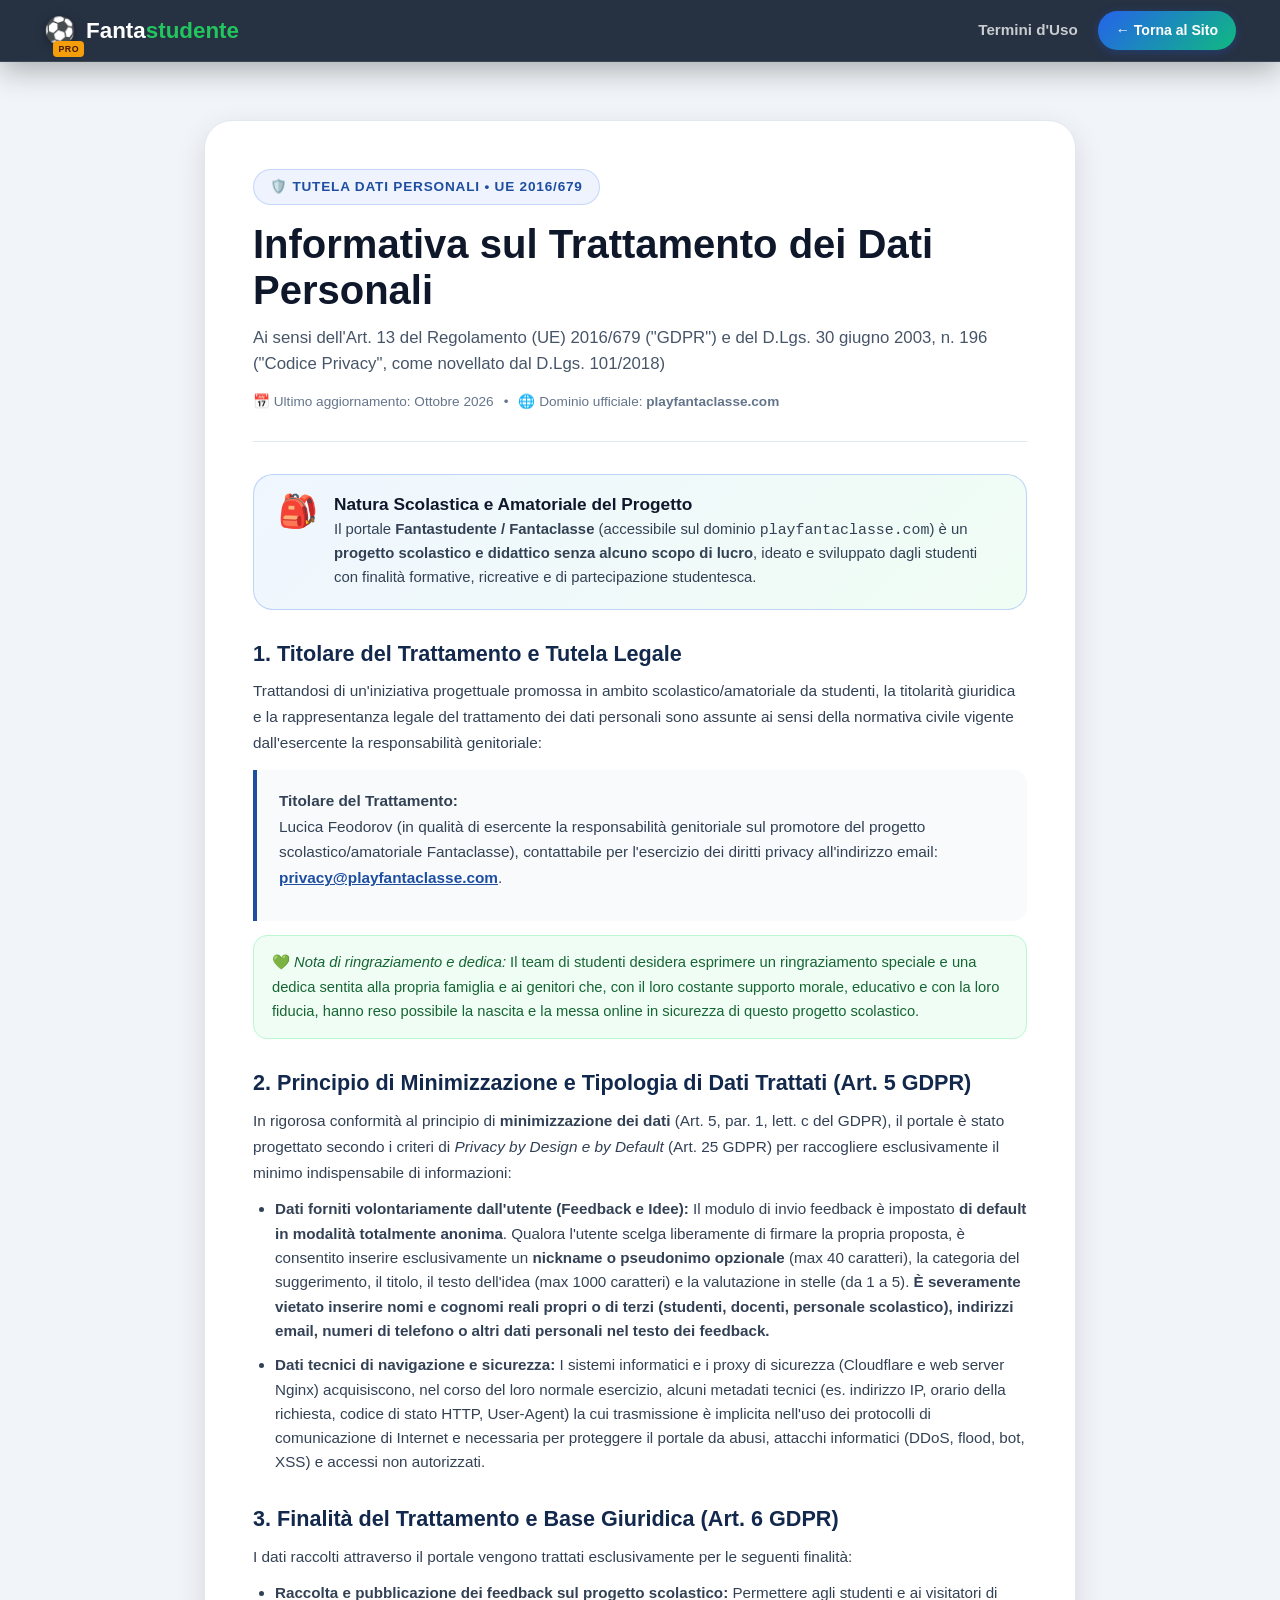
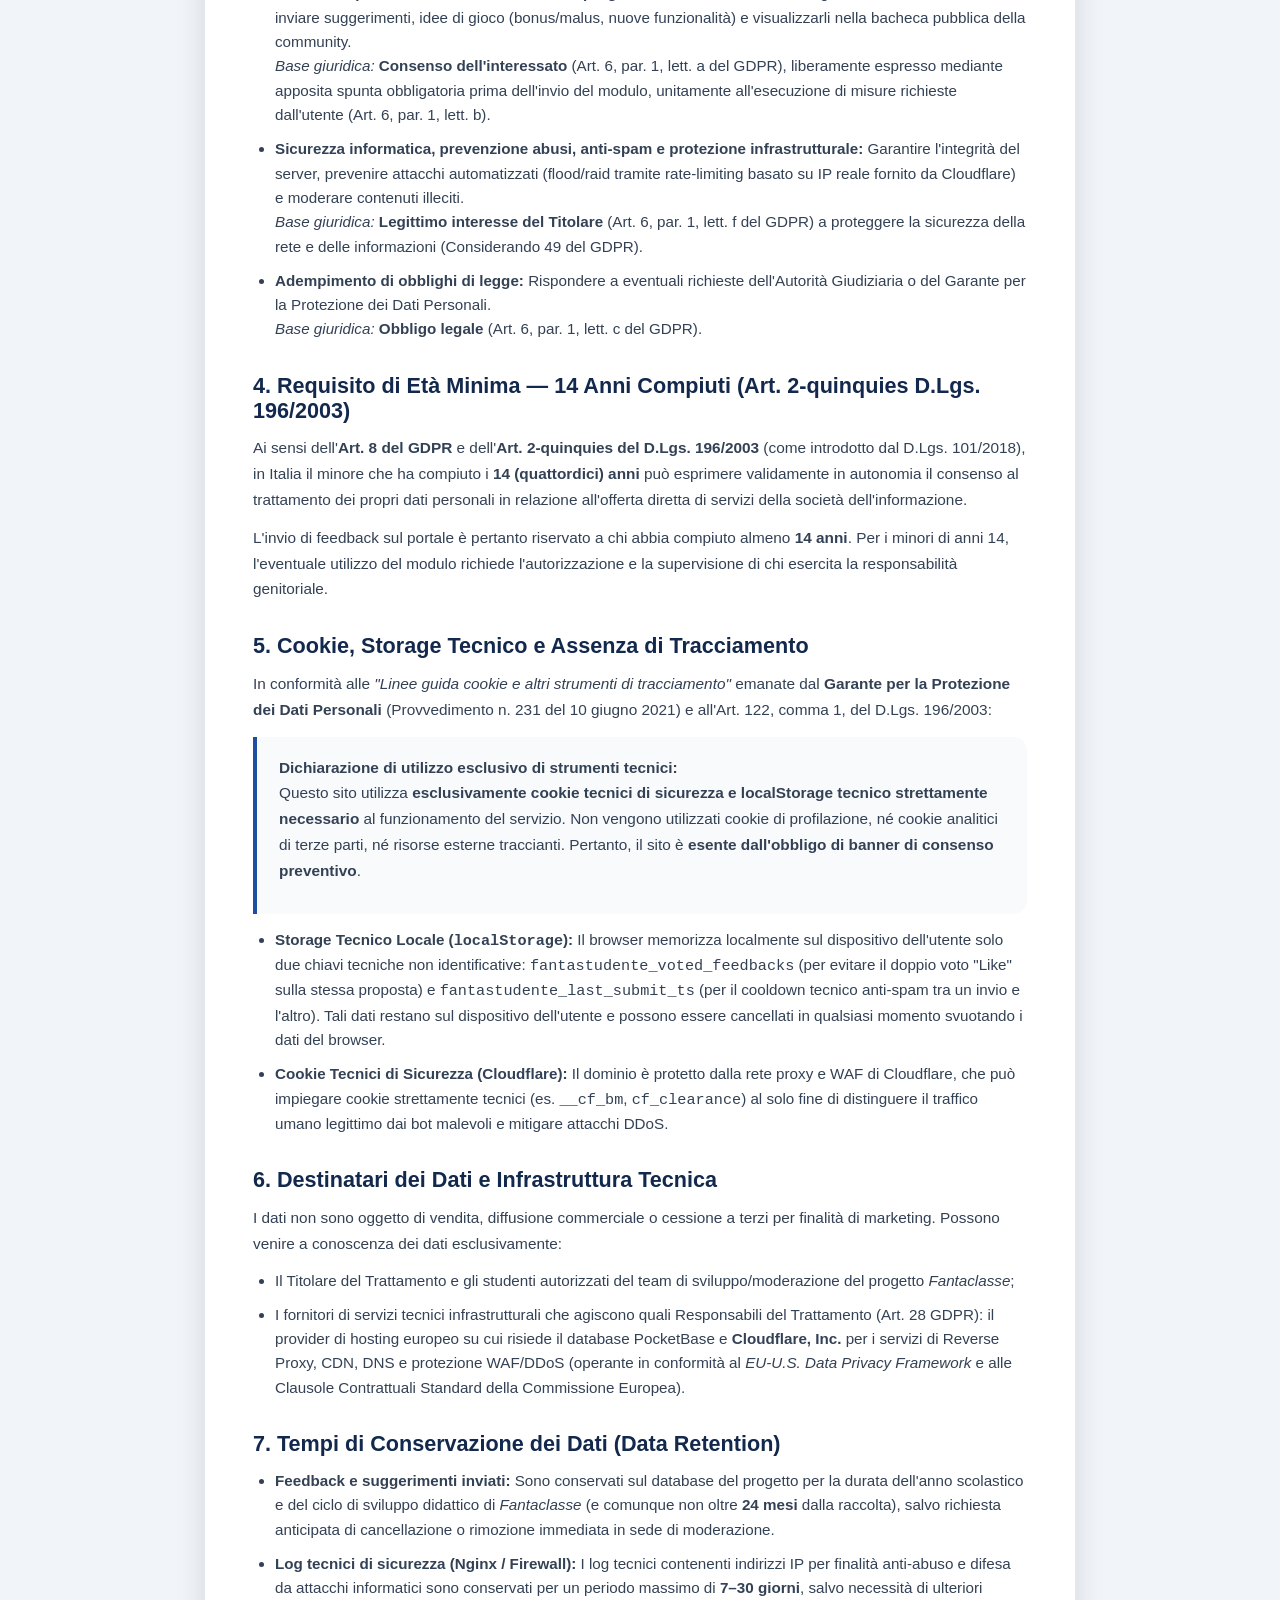
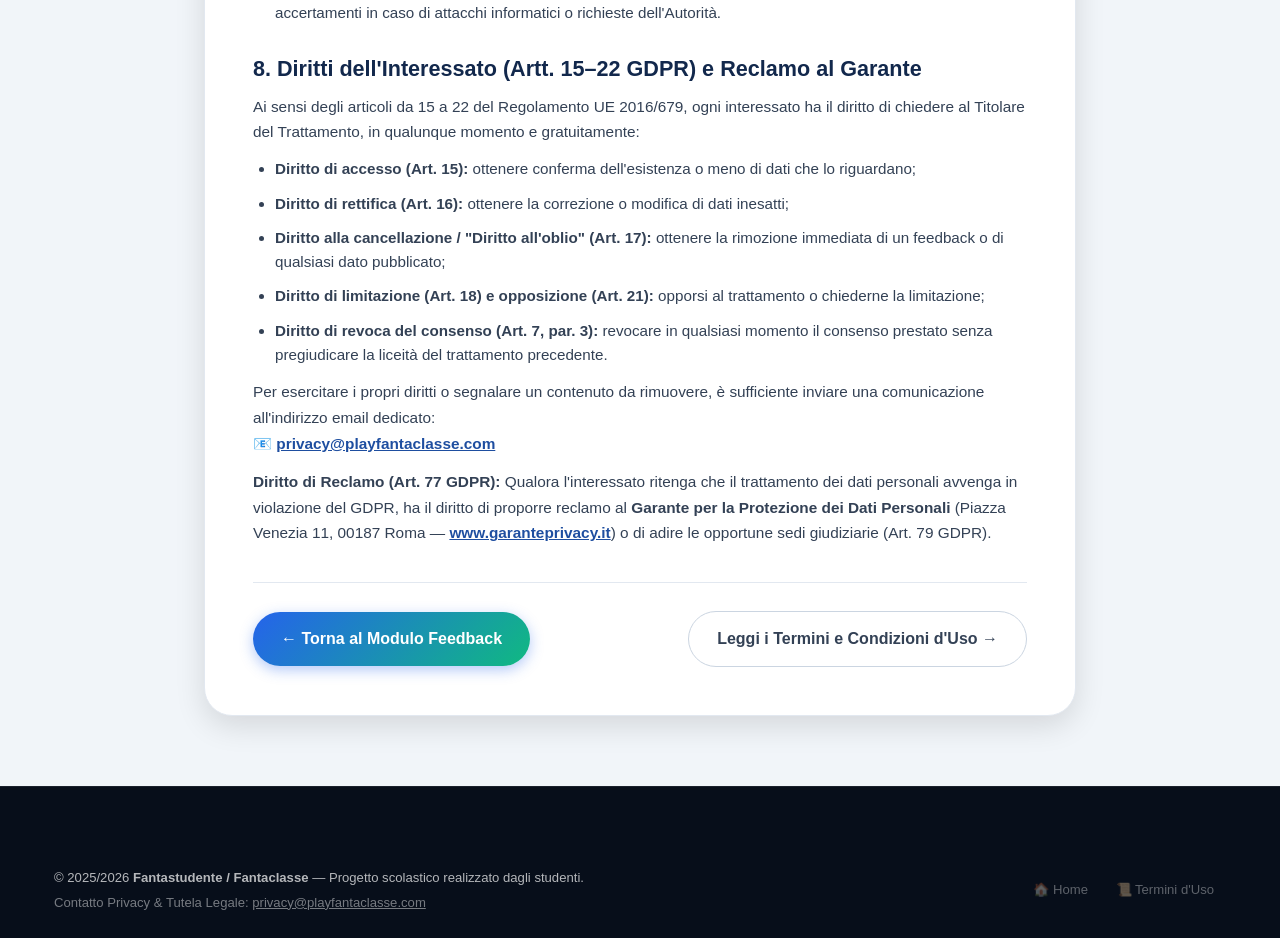
<file: sito/privacy.html>
<!DOCTYPE html>
<html lang="it">

<head>
    <meta charset="UTF-8" />
    <meta name="viewport" content="width=device-width, initial-scale=1.0" />
    <title>Informativa Privacy & Cookie (Art. 13 GDPR) — Fantastudente / Fantaclasse</title>
    <meta name="description"
        content="Informativa sul trattamento dei dati personali ai sensi dell'Art. 13 del Regolamento UE 2016/679 (GDPR) e del D.Lgs. 196/2003 per il progetto scolastico Fantastudente / Fantaclasse." />
    <meta name="theme-color" content="#0a1628" />
    <meta name="robots" content="noindex, follow" />
    <link rel="stylesheet" href="style.css?v=2.3" />
</head>

<body class="legal-page-body">

    <!-- ====== NAVBAR SEMPLIFICATA ====== -->
    <header class="navbar-wrapper">
        <nav class="navbar scrolled" id="navbar">
            <div class="nav-container">
                <a href="index.html" class="nav-logo" aria-label="Torna alla Home di Fantastudente">
                    <span class="logo-icon-wrap">
                        <span class="logo-icon">⚽</span>
                        <span class="logo-badge">PRO</span>
                    </span>
                    <span class="logo-text">Fanta<span class="logo-accent">studente</span></span>
                </a>

                <div class="nav-right">
                    <a href="termini.html" class="nav-link">Termini d'Uso</a>
                    <a href="index.html#feedback" class="btn-nav-cta">← Torna al Sito</a>
                </div>
            </div>
        </nav>
    </header>

    <main class="legal-main">
        <div class="container legal-container">
            <div class="legal-card">
                <div class="legal-header">
                    <span class="section-badge">🛡️ Tutela Dati Personali • UE 2016/679</span>
                    <h1>Informativa sul Trattamento dei Dati Personali</h1>
                    <p class="legal-subtitle">
                        Ai sensi dell'Art. 13 del Regolamento (UE) 2016/679 ("GDPR") e del D.Lgs. 30 giugno 2003, n. 196
                        ("Codice Privacy", come novellato dal D.Lgs. 101/2018)
                    </p>
                    <div class="legal-meta">
                        <span>📅 Ultimo aggiornamento: Ottobre 2026</span>
                        <span>•</span>
                        <span>🌐 Dominio ufficiale: <strong>playfantaclasse.com</strong></span>
                    </div>
                </div>

                <div class="legal-alert-box">
                    <div class="legal-alert-icon">🎒</div>
                    <div>
                        <h4>Natura Scolastica e Amatoriale del Progetto</h4>
                        <p>
                            Il portale <strong>Fantastudente / Fantaclasse</strong> (accessibile sul dominio
                            <code>playfantaclasse.com</code>) è un <strong>progetto scolastico e didattico senza alcuno
                            scopo di lucro</strong>, ideato e sviluppato dagli studenti con finalità formative,
                            ricreative e di partecipazione studentesca.
                        </p>
                    </div>
                </div>

                <section class="legal-section">
                    <h2>1. Titolare del Trattamento e Tutela Legale</h2>
                    <p>
                        Trattandosi di un'iniziativa progettuale promossa in ambito scolastico/amatoriale da studenti,
                        la titolarità giuridica e la rappresentanza legale del trattamento dei dati personali sono
                        assunte ai sensi della normativa civile vigente dall'esercente la responsabilità genitoriale:
                    </p>
                    <div class="legal-highlight-box">
                        <p>
                            <strong>Titolare del Trattamento:</strong><br />
                            Lucica Feodorov (in qualità di esercente la responsabilità genitoriale sul promotore del
                            progetto scolastico/amatoriale Fantaclasse), contattabile per l'esercizio dei diritti
                            privacy all'indirizzo email:
                            <a href="mailto:privacy@playfantaclasse.com" class="legal-link">privacy@playfantaclasse.com</a>.
                        </p>
                    </div>
                    <p class="legal-dedication">
                        💚 <em>Nota di ringraziamento e dedica:</em> Il team di studenti desidera esprimere un
                        ringraziamento speciale e una dedica sentita alla propria famiglia e ai genitori che, con il
                        loro costante supporto morale, educativo e con la loro fiducia, hanno reso possibile la nascita
                        e la messa online in sicurezza di questo progetto scolastico.
                    </p>
                </section>

                <section class="legal-section">
                    <h2>2. Principio di Minimizzazione e Tipologia di Dati Trattati (Art. 5 GDPR)</h2>
                    <p>
                        In rigorosa conformità al principio di <strong>minimizzazione dei dati</strong> (Art. 5, par. 1,
                        lett. c del GDPR), il portale è stato progettato secondo i criteri di <em>Privacy by Design e
                        by Default</em> (Art. 25 GDPR) per raccogliere esclusivamente il minimo indispensabile di
                        informazioni:
                    </p>
                    <ul class="legal-list">
                        <li>
                            <strong>Dati forniti volontariamente dall'utente (Feedback e Idee):</strong> Il modulo di
                            invio feedback è impostato <strong>di default in modalità totalmente anonima</strong>.
                            Qualora l'utente scelga liberamente di firmare la propria proposta, è consentito inserire
                            esclusivamente un <strong>nickname o pseudonimo opzionale</strong> (max 40 caratteri), la
                            categoria del suggerimento, il titolo, il testo dell'idea (max 1000 caratteri) e la
                            valutazione in stelle (da 1 a 5). <strong>È severamente vietato inserire nomi e cognomi
                            reali propri o di terzi (studenti, docenti, personale scolastico), indirizzi email, numeri
                            di telefono o altri dati personali nel testo dei feedback.</strong>
                        </li>
                        <li>
                            <strong>Dati tecnici di navigazione e sicurezza:</strong> I sistemi informatici e i proxy di
                            sicurezza (Cloudflare e web server Nginx) acquisiscono, nel corso del loro normale esercizio,
                            alcuni metadati tecnici (es. indirizzo IP, orario della richiesta, codice di stato HTTP,
                            User-Agent) la cui trasmissione è implicita nell'uso dei protocolli di comunicazione di
                            Internet e necessaria per proteggere il portale da abusi, attacchi informatici (DDoS, flood,
                            bot, XSS) e accessi non autorizzati.
                        </li>
                    </ul>
                </section>

                <section class="legal-section">
                    <h2>3. Finalità del Trattamento e Base Giuridica (Art. 6 GDPR)</h2>
                    <p>I dati raccolti attraverso il portale vengono trattati esclusivamente per le seguenti finalità:</p>
                    <ul class="legal-list">
                        <li>
                            <strong>Raccolta e pubblicazione dei feedback sul progetto scolastico:</strong> Permettere
                            agli studenti e ai visitatori di inviare suggerimenti, idee di gioco (bonus/malus, nuove
                            funzionalità) e visualizzarli nella bacheca pubblica della community.<br />
                            <em>Base giuridica:</em> <strong>Consenso dell'interessato</strong> (Art. 6, par. 1, lett. a
                            del GDPR), liberamente espresso mediante apposita spunta obbligatoria prima dell'invio del
                            modulo, unitamente all'esecuzione di misure richieste dall'utente (Art. 6, par. 1, lett. b).
                        </li>
                        <li>
                            <strong>Sicurezza informatica, prevenzione abusi, anti-spam e protezione infrastrutturale:</strong>
                            Garantire l'integrità del server, prevenire attacchi automatizzati (flood/raid tramite
                            rate-limiting basato su IP reale fornito da Cloudflare) e moderare contenuti illeciti.<br />
                            <em>Base giuridica:</em> <strong>Legittimo interesse del Titolare</strong> (Art. 6, par. 1,
                            lett. f del GDPR) a proteggere la sicurezza della rete e delle informazioni (Considerando 49
                            del GDPR).
                        </li>
                        <li>
                            <strong>Adempimento di obblighi di legge:</strong> Rispondere a eventuali richieste
                            dell'Autorità Giudiziaria o del Garante per la Protezione dei Dati Personali.<br />
                            <em>Base giuridica:</em> <strong>Obbligo legale</strong> (Art. 6, par. 1, lett. c del GDPR).
                        </li>
                    </ul>
                </section>

                <section class="legal-section">
                    <h2>4. Requisito di Età Minima — 14 Anni Compiuti (Art. 2-quinquies D.Lgs. 196/2003)</h2>
                    <p>
                        Ai sensi dell'<strong>Art. 8 del GDPR</strong> e dell'<strong>Art. 2-quinquies del D.Lgs.
                        196/2003</strong> (come introdotto dal D.Lgs. 101/2018), in Italia il minore che ha compiuto i
                        <strong>14 (quattordici) anni</strong> può esprimere validamente in autonomia il consenso al
                        trattamento dei propri dati personali in relazione all'offerta diretta di servizi della società
                        dell'informazione.
                    </p>
                    <p>
                        L'invio di feedback sul portale è pertanto riservato a chi abbia compiuto almeno <strong>14
                        anni</strong>. Per i minori di anni 14, l'eventuale utilizzo del modulo richiede l'autorizzazione
                        e la supervisione di chi esercita la responsabilità genitoriale.
                    </p>
                </section>

                <section class="legal-section">
                    <h2>5. Cookie, Storage Tecnico e Assenza di Tracciamento</h2>
                    <p>
                        In conformità alle <em>"Linee guida cookie e altri strumenti di tracciamento"</em> emanate dal
                        <strong>Garante per la Protezione dei Dati Personali</strong> (Provvedimento n. 231 del 10
                        giugno 2021) e all'Art. 122, comma 1, del D.Lgs. 196/2003:
                    </p>
                    <div class="legal-highlight-box">
                        <p>
                            <strong>Dichiarazione di utilizzo esclusivo di strumenti tecnici:</strong><br />
                            Questo sito utilizza <strong>esclusivamente cookie tecnici di sicurezza e localStorage
                            tecnico strettamente necessario</strong> al funzionamento del servizio. Non vengono
                            utilizzati cookie di profilazione, né cookie analitici di terze parti, né risorse esterne
                            traccianti. Pertanto, il sito è <strong>esente dall'obbligo di banner di consenso
                            preventivo</strong>.
                        </p>
                    </div>
                    <ul class="legal-list">
                        <li>
                            <strong>Storage Tecnico Locale (<code>localStorage</code>):</strong> Il browser memorizza
                            localmente sul dispositivo dell'utente solo due chiavi tecniche non identificative:
                            <code>fantastudente_voted_feedbacks</code> (per evitare il doppio voto "Like" sulla stessa
                            proposta) e <code>fantastudente_last_submit_ts</code> (per il cooldown tecnico anti-spam tra
                            un invio e l'altro). Tali dati restano sul dispositivo dell'utente e possono essere
                            cancellati in qualsiasi momento svuotando i dati del browser.
                        </li>
                        <li>
                            <strong>Cookie Tecnici di Sicurezza (Cloudflare):</strong> Il dominio è protetto dalla rete
                            proxy e WAF di Cloudflare, che può impiegare cookie strettamente tecnici (es.
                            <code>__cf_bm</code>, <code>cf_clearance</code>) al solo fine di distinguere il traffico
                            umano legittimo dai bot malevoli e mitigare attacchi DDoS.
                        </li>
                    </ul>
                </section>

                <section class="legal-section">
                    <h2>6. Destinatari dei Dati e Infrastruttura Tecnica</h2>
                    <p>
                        I dati non sono oggetto di vendita, diffusione commerciale o cessione a terzi per finalità di
                        marketing. Possono venire a conoscenza dei dati esclusivamente:
                    </p>
                    <ul class="legal-list">
                        <li>
                            Il Titolare del Trattamento e gli studenti autorizzati del team di sviluppo/moderazione del
                            progetto <em>Fantaclasse</em>;
                        </li>
                        <li>
                            I fornitori di servizi tecnici infrastrutturali che agiscono quali Responsabili del
                            Trattamento (Art. 28 GDPR): il provider di hosting europeo su cui risiede il database
                            PocketBase e <strong>Cloudflare, Inc.</strong> per i servizi di Reverse Proxy, CDN, DNS e
                            protezione WAF/DDoS (operante in conformità al <em>EU-U.S. Data Privacy Framework</em> e
                            alle Clausole Contrattuali Standard della Commissione Europea).
                        </li>
                    </ul>
                </section>

                <section class="legal-section">
                    <h2>7. Tempi di Conservazione dei Dati (Data Retention)</h2>
                    <ul class="legal-list">
                        <li>
                            <strong>Feedback e suggerimenti inviati:</strong> Sono conservati sul database del progetto
                            per la durata dell'anno scolastico e del ciclo di sviluppo didattico di
                            <em>Fantaclasse</em> (e comunque non oltre <strong>24 mesi</strong> dalla raccolta), salvo
                            richiesta anticipata di cancellazione o rimozione immediata in sede di moderazione.
                        </li>
                        <li>
                            <strong>Log tecnici di sicurezza (Nginx / Firewall):</strong> I log tecnici contenenti
                            indirizzi IP per finalità anti-abuso e difesa da attacchi informatici sono conservati per
                            un periodo massimo di <strong>7–30 giorni</strong>, salvo necessità di ulteriori
                            accertamenti in caso di attacchi informatici o richieste dell'Autorità.
                        </li>
                    </ul>
                </section>

                <section class="legal-section">
                    <h2>8. Diritti dell'Interessato (Artt. 15–22 GDPR) e Reclamo al Garante</h2>
                    <p>
                        Ai sensi degli articoli da 15 a 22 del Regolamento UE 2016/679, ogni interessato ha il diritto
                        di chiedere al Titolare del Trattamento, in qualunque momento e gratuitamente:
                    </p>
                    <ul class="legal-list">
                        <li><strong>Diritto di accesso (Art. 15):</strong> ottenere conferma dell'esistenza o meno di dati che lo riguardano;</li>
                        <li><strong>Diritto di rettifica (Art. 16):</strong> ottenere la correzione o modifica di dati inesatti;</li>
                        <li><strong>Diritto alla cancellazione / "Diritto all'oblio" (Art. 17):</strong> ottenere la rimozione immediata di un feedback o di qualsiasi dato pubblicato;</li>
                        <li><strong>Diritto di limitazione (Art. 18) e opposizione (Art. 21):</strong> opporsi al trattamento o chiederne la limitazione;</li>
                        <li><strong>Diritto di revoca del consenso (Art. 7, par. 3):</strong> revocare in qualsiasi momento il consenso prestato senza pregiudicare la liceità del trattamento precedente.</li>
                    </ul>
                    <p>
                        Per esercitare i propri diritti o segnalare un contenuto da rimuovere, è sufficiente inviare una
                        comunicazione all'indirizzo email dedicato:<br />
                        📧 <a href="mailto:privacy@playfantaclasse.com" class="legal-link"><strong>privacy@playfantaclasse.com</strong></a>
                    </p>
                    <p>
                        <strong>Diritto di Reclamo (Art. 77 GDPR):</strong> Qualora l'interessato ritenga che il
                        trattamento dei dati personali avvenga in violazione del GDPR, ha il diritto di proporre
                        reclamo al <strong>Garante per la Protezione dei Dati Personali</strong> (Piazza Venezia 11,
                        00187 Roma — <a href="https://www.garanteprivacy.it" target="_blank" rel="noopener noreferrer" class="legal-link">www.garanteprivacy.it</a>)
                        o di adire le opportune sedi giudiziarie (Art. 79 GDPR).
                    </p>
                </section>

                <div class="legal-footer-actions">
                    <a href="index.html#feedback" class="btn btn-primary">← Torna al Modulo Feedback</a>
                    <a href="termini.html" class="btn btn-outline">Leggi i Termini e Condizioni d'Uso →</a>
                </div>
            </div>
        </div>
    </main>

    <!-- ====== FOOTER ====== -->
    <footer class="footer">
        <div class="container">
            <div class="footer-bottom" style="border-top: none; padding-top: 0;">
                <div class="footer-copy">
                    <span>© 2025/2026 <strong>Fantastudente / Fantaclasse</strong> — Progetto scolastico realizzato dagli studenti.</span>
                    <span class="footer-heart">Contatto Privacy & Tutela Legale: <a href="mailto:privacy@playfantaclasse.com" style="text-decoration: underline;">privacy@playfantaclasse.com</a></span>
                </div>
                <div class="footer-dev-link">
                    <a href="index.html" class="dev-link">🏠 Home</a>
                    <a href="termini.html" class="dev-link">📜 Termini d'Uso</a>
                </div>
            </div>
        </div>
    </footer>

</body>

</html>
</file>
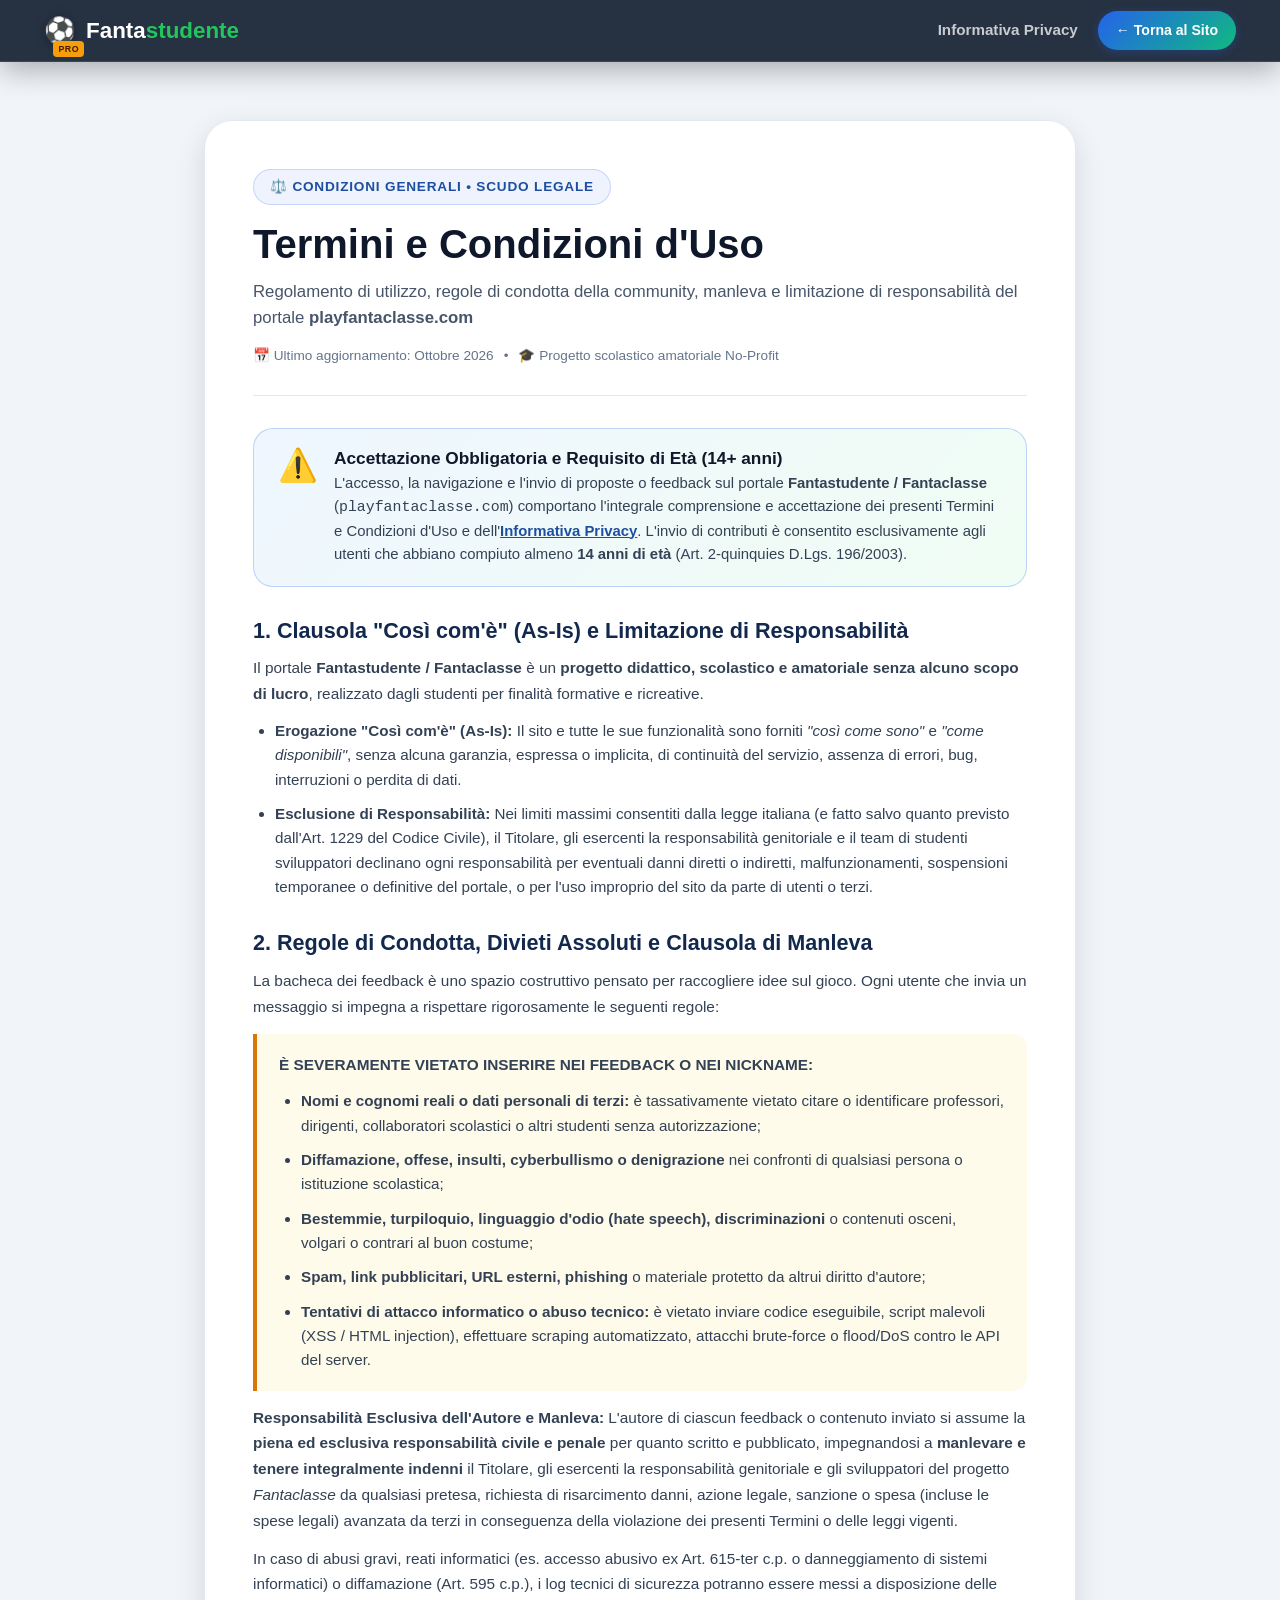
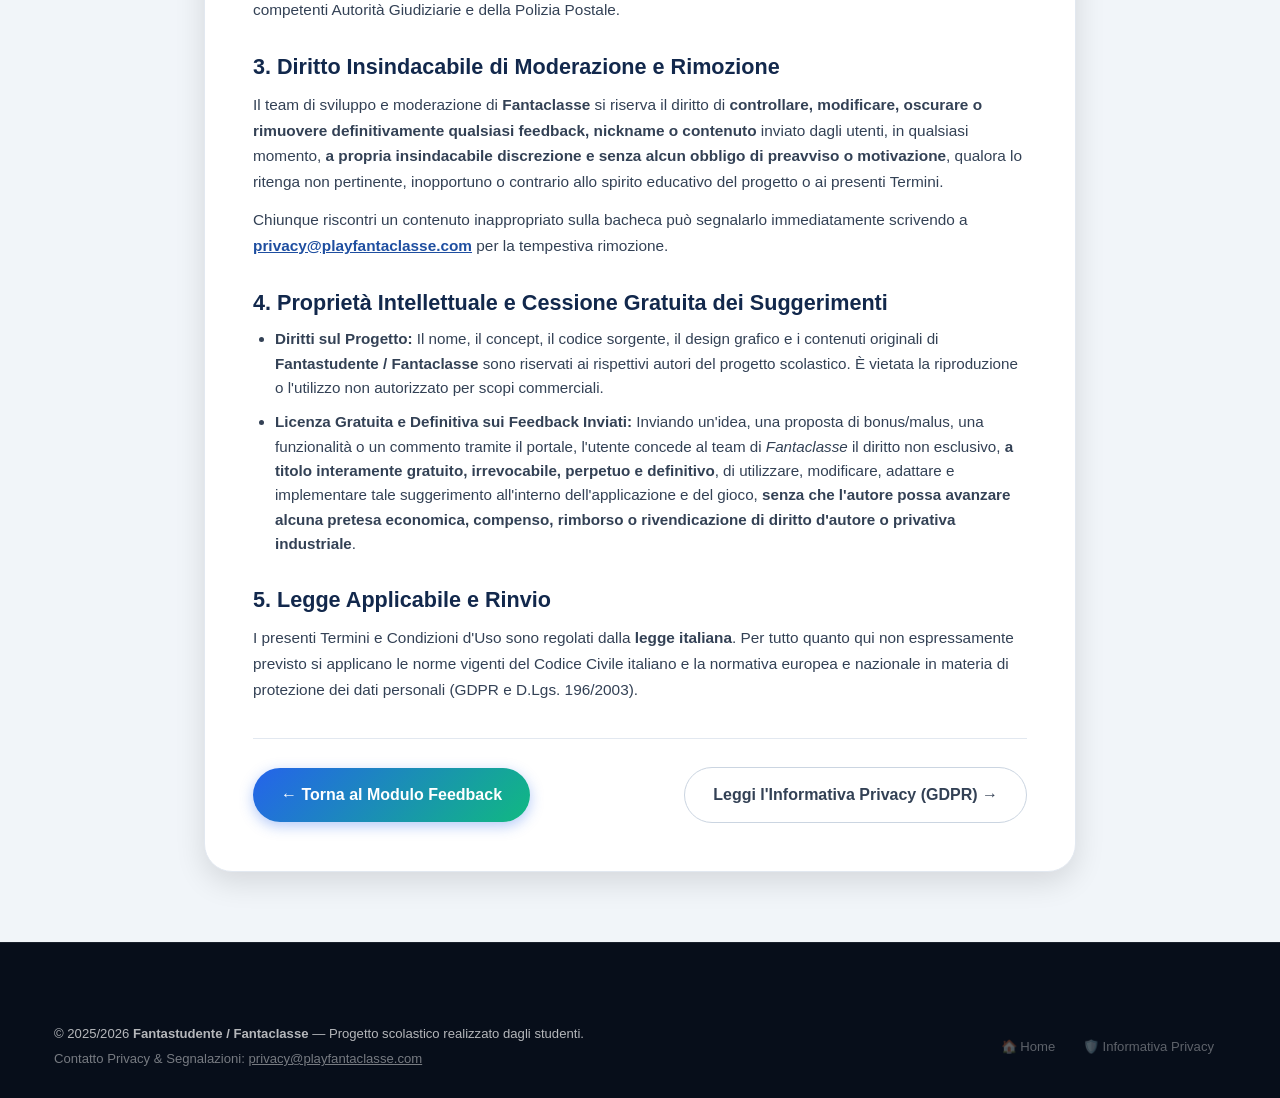
<file: sito/termini.html>
<!DOCTYPE html>
<html lang="it">

<head>
    <meta charset="UTF-8" />
    <meta name="viewport" content="width=device-width, initial-scale=1.0" />
    <title>Termini e Condizioni d'Uso — Fantastudente / Fantaclasse</title>
    <meta name="description"
        content="Termini e Condizioni d'Uso, Regole di Condotta, Clausola di Manleva e Limitazione di Responsabilità del portale scolastico Fantastudente / Fantaclasse." />
    <meta name="theme-color" content="#0a1628" />
    <meta name="robots" content="noindex, follow" />
    <link rel="stylesheet" href="style.css?v=2.3" />
</head>

<body class="legal-page-body">

    <!-- ====== NAVBAR SEMPLIFICATA ====== -->
    <header class="navbar-wrapper">
        <nav class="navbar scrolled" id="navbar">
            <div class="nav-container">
                <a href="index.html" class="nav-logo" aria-label="Torna alla Home di Fantastudente">
                    <span class="logo-icon-wrap">
                        <span class="logo-icon">⚽</span>
                        <span class="logo-badge">PRO</span>
                    </span>
                    <span class="logo-text">Fanta<span class="logo-accent">studente</span></span>
                </a>

                <div class="nav-right">
                    <a href="privacy.html" class="nav-link">Informativa Privacy</a>
                    <a href="index.html#feedback" class="btn-nav-cta">← Torna al Sito</a>
                </div>
            </div>
        </nav>
    </header>

    <main class="legal-main">
        <div class="container legal-container">
            <div class="legal-card">
                <div class="legal-header">
                    <span class="section-badge">⚖️ Condizioni Generali • Scudo Legale</span>
                    <h1>Termini e Condizioni d'Uso</h1>
                    <p class="legal-subtitle">
                        Regolamento di utilizzo, regole di condotta della community, manleva e limitazione di
                        responsabilità del portale <strong>playfantaclasse.com</strong>
                    </p>
                    <div class="legal-meta">
                        <span>📅 Ultimo aggiornamento: Ottobre 2026</span>
                        <span>•</span>
                        <span>🎓 Progetto scolastico amatoriale No-Profit</span>
                    </div>
                </div>

                <div class="legal-alert-box">
                    <div class="legal-alert-icon">⚠️</div>
                    <div>
                        <h4>Accettazione Obbligatoria e Requisito di Età (14+ anni)</h4>
                        <p>
                            L'accesso, la navigazione e l'invio di proposte o feedback sul portale
                            <strong>Fantastudente / Fantaclasse</strong> (<code>playfantaclasse.com</code>) comportano
                            l'integrale comprensione e accettazione dei presenti Termini e Condizioni d'Uso e
                            dell'<a href="privacy.html" class="legal-link">Informativa Privacy</a>. L'invio di
                            contributi è consentito esclusivamente agli utenti che abbiano compiuto almeno
                            <strong>14 anni di età</strong> (Art. 2-quinquies D.Lgs. 196/2003).
                        </p>
                    </div>
                </div>

                <section class="legal-section">
                    <h2>1. Clausola "Così com'è" (As-Is) e Limitazione di Responsabilità</h2>
                    <p>
                        Il portale <strong>Fantastudente / Fantaclasse</strong> è un <strong>progetto didattico,
                        scolastico e amatoriale senza alcuno scopo di lucro</strong>, realizzato dagli studenti per
                        finalità formative e ricreative.
                    </p>
                    <ul class="legal-list">
                        <li>
                            <strong>Erogazione "Così com'è" (As-Is):</strong> Il sito e tutte le sue funzionalità sono
                            forniti <em>"così come sono"</em> e <em>"come disponibili"</em>, senza alcuna garanzia,
                            espressa o implicita, di continuità del servizio, assenza di errori, bug, interruzioni o
                            perdita di dati.
                        </li>
                        <li>
                            <strong>Esclusione di Responsabilità:</strong> Nei limiti massimi consentiti dalla legge
                            italiana (e fatto salvo quanto previsto dall'Art. 1229 del Codice Civile), il Titolare, gli
                            esercenti la responsabilità genitoriale e il team di studenti sviluppatori declinano ogni
                            responsabilità per eventuali danni diretti o indiretti, malfunzionamenti, sospensioni
                            temporanee o definitive del portale, o per l'uso improprio del sito da parte di utenti o
                            terzi.
                        </li>
                    </ul>
                </section>

                <section class="legal-section">
                    <h2>2. Regole di Condotta, Divieti Assoluti e Clausola di Manleva</h2>
                    <p>
                        La bacheca dei feedback è uno spazio costruttivo pensato per raccogliere idee sul gioco. Ogni
                        utente che invia un messaggio si impegna a rispettare rigorosamente le seguenti regole:
                    </p>
                    <div class="legal-highlight-box warning">
                        <p><strong>È SEVERAMENTE VIETATO INSERIRE NEI FEEDBACK O NEI NICKNAME:</strong></p>
                        <ul class="legal-list" style="margin-top: 10px; margin-bottom: 0;">
                            <li>
                                <strong>Nomi e cognomi reali o dati personali di terzi:</strong> è tassativamente
                                vietato citare o identificare professori, dirigenti, collaboratori scolastici o altri
                                studenti senza autorizzazione;
                            </li>
                            <li>
                                <strong>Diffamazione, offese, insulti, cyberbullismo o denigrazione</strong> nei
                                confronti di qualsiasi persona o istituzione scolastica;
                            </li>
                            <li>
                                <strong>Bestemmie, turpiloquio, linguaggio d'odio (hate speech), discriminazioni</strong>
                                o contenuti osceni, volgari o contrari al buon costume;
                            </li>
                            <li>
                                <strong>Spam, link pubblicitari, URL esterni, phishing</strong> o materiale protetto da
                                altrui diritto d'autore;
                            </li>
                            <li>
                                <strong>Tentativi di attacco informatico o abuso tecnico:</strong> è vietato inviare
                                codice eseguibile, script malevoli (XSS / HTML injection), effettuare scraping
                                automatizzato, attacchi brute-force o flood/DoS contro le API del server.
                            </li>
                        </ul>
                    </div>
                    <p>
                        <strong>Responsabilità Esclusiva dell'Autore e Manleva:</strong> L'autore di ciascun feedback o
                        contenuto inviato si assume la <strong>piena ed esclusiva responsabilità civile e penale</strong>
                        per quanto scritto e pubblicato, impegnandosi a <strong>manlevare e tenere integralmente indenni</strong>
                        il Titolare, gli esercenti la responsabilità genitoriale e gli sviluppatori del progetto
                        <em>Fantaclasse</em> da qualsiasi pretesa, richiesta di risarcimento danni, azione legale,
                        sanzione o spesa (incluse le spese legali) avanzata da terzi in conseguenza della violazione dei
                        presenti Termini o delle leggi vigenti.
                    </p>
                    <p>
                        In caso di abusi gravi, reati informatici (es. accesso abusivo ex Art. 615-ter c.p. o
                        danneggiamento di sistemi informatici) o diffamazione (Art. 595 c.p.), i log tecnici di
                        sicurezza potranno essere messi a disposizione delle competenti Autorità Giudiziarie e della
                        Polizia Postale.
                    </p>
                </section>

                <section class="legal-section">
                    <h2>3. Diritto Insindacabile di Moderazione e Rimozione</h2>
                    <p>
                        Il team di sviluppo e moderazione di <strong>Fantaclasse</strong> si riserva il diritto di
                        <strong>controllare, modificare, oscurare o rimuovere definitivamente qualsiasi feedback,
                        nickname o contenuto</strong> inviato dagli utenti, in qualsiasi momento, <strong>a propria
                        insindacabile discrezione e senza alcun obbligo di preavviso o motivazione</strong>, qualora lo
                        ritenga non pertinente, inopportuno o contrario allo spirito educativo del progetto o ai
                        presenti Termini.
                    </p>
                    <p>
                        Chiunque riscontri un contenuto inappropriato sulla bacheca può segnalarlo immediatamente
                        scrivendo a <a href="mailto:privacy@playfantaclasse.com" class="legal-link">privacy@playfantaclasse.com</a>
                        per la tempestiva rimozione.
                    </p>
                </section>

                <section class="legal-section">
                    <h2>4. Proprietà Intellettuale e Cessione Gratuita dei Suggerimenti</h2>
                    <ul class="legal-list">
                        <li>
                            <strong>Diritti sul Progetto:</strong> Il nome, il concept, il codice sorgente, il design
                            grafico e i contenuti originali di <strong>Fantastudente / Fantaclasse</strong> sono
                            riservati ai rispettivi autori del progetto scolastico. È vietata la riproduzione o
                            l'utilizzo non autorizzato per scopi commerciali.
                        </li>
                        <li>
                            <strong>Licenza Gratuita e Definitiva sui Feedback Inviati:</strong> Inviando un'idea, una
                            proposta di bonus/malus, una funzionalità o un commento tramite il portale, l'utente
                            concede al team di <em>Fantaclasse</em> il diritto non esclusivo, <strong>a titolo
                            interamente gratuito, irrevocabile, perpetuo e definitivo</strong>, di utilizzare,
                            modificare, adattare e implementare tale suggerimento all'interno dell'applicazione e del
                            gioco, <strong>senza che l'autore possa avanzare alcuna pretesa economica, compenso,
                            rimborso o rivendicazione di diritto d'autore o privativa industriale</strong>.
                        </li>
                    </ul>
                </section>

                <section class="legal-section">
                    <h2>5. Legge Applicabile e Rinvio</h2>
                    <p>
                        I presenti Termini e Condizioni d'Uso sono regolati dalla <strong>legge italiana</strong>. Per
                        tutto quanto qui non espressamente previsto si applicano le norme vigenti del Codice Civile
                        italiano e la normativa europea e nazionale in materia di protezione dei dati personali (GDPR e
                        D.Lgs. 196/2003).
                    </p>
                </section>

                <div class="legal-footer-actions">
                    <a href="index.html#feedback" class="btn btn-primary">← Torna al Modulo Feedback</a>
                    <a href="privacy.html" class="btn btn-outline">Leggi l'Informativa Privacy (GDPR) →</a>
                </div>
            </div>
        </div>
    </main>

    <!-- ====== FOOTER ====== -->
    <footer class="footer">
        <div class="container">
            <div class="footer-bottom" style="border-top: none; padding-top: 0;">
                <div class="footer-copy">
                    <span>© 2025/2026 <strong>Fantastudente / Fantaclasse</strong> — Progetto scolastico realizzato dagli studenti.</span>
                    <span class="footer-heart">Contatto Privacy & Segnalazioni: <a href="mailto:privacy@playfantaclasse.com" style="text-decoration: underline;">privacy@playfantaclasse.com</a></span>
                </div>
                <div class="footer-dev-link">
                    <a href="index.html" class="dev-link">🏠 Home</a>
                    <a href="privacy.html" class="dev-link">🛡️ Informativa Privacy</a>
                </div>
            </div>
        </div>
    </footer>

</body>

</html>
</file>
<file: sito/style.css>
/* ==========================================================================
   FANTASTUDENTE — DESIGN SYSTEM & STYLESHEET
   Unione di estetica Fantacalcio + Scuola + Social Network Moderno
   ========================================================================== */

/* ── 1. CUSTOM PROPERTIES & PALETTE ── */
:root {
    /* Blu notte & Stadio */
    --blue-950: #060e1a;
    --blue-900: #0a1628;
    --blue-850: #0e1e36;
    --blue-800: #12284c;
    --blue-700: #17386b;
    --blue-600: #1e4ea0;
    --blue-500: #2563eb;
    --blue-400: #38bdf8;
    --blue-300: #7dd3fc;
    --blue-100: #e0f2fe;

    /* Verde Campo da Gioco */
    --green-700: #047857;
    --green-600: #059669;
    --green-500: #10b981;
    --green-400: #22c55e;
    --green-300: #4ade80;
    --green-100: #dcfce7;

    /* Oro Trofei & Vittoria */
    --gold-600: #b45309;
    --gold-500: #d97706;
    --gold-400: #f59e0b;
    --gold-300: #fbbf24;
    --gold-200: #fde68a;
    --gold-100: #fef3c7;

    /* Rosso Malus & Errori */
    --red-600: #b91c1c;
    --red-500: #dc2626;
    --red-400: #ef4444;
    --red-100: #fee2e2;

    /* Viola / Feature Speciali */
    --purple-500: #8b5cf6;
    --purple-400: #a78bfa;
    --purple-100: #ede9fe;

    /* Neutri & Grigi */
    --gray-900: #0f172a;
    --gray-850: #182235;
    --gray-800: #1e293b;
    --gray-700: #334155;
    --gray-600: #475569;
    --gray-500: #64748b;
    --gray-400: #94a3b8;
    --gray-300: #cbd5e1;
    --gray-200: #e2e8f0;
    --gray-100: #f1f5f9;
    --gray-50: #f8fafc;
    --white: #ffffff;

    /* Gradienti */
    --gradient-hero: linear-gradient(135deg, #070e1b 0%, #0d2346 55%, #08281f 100%);
    --gradient-primary: linear-gradient(135deg, #2563eb 0%, #10b981 100%);
    --gradient-gold: linear-gradient(135deg, #f59e0b 0%, #fbbf24 50%, #fef08a 100%);
    --gradient-card: linear-gradient(145deg, rgba(255, 255, 255, 0.07) 0%, rgba(255, 255, 255, 0.02) 100%);
    --gradient-text: linear-gradient(135deg, #60a5fa 0%, #34d399 50%, #fbbf24 100%);

    /* Ombre */
    --shadow-sm: 0 2px 4px rgba(0, 0, 0, 0.06);
    --shadow-md: 0 4px 16px rgba(0, 0, 0, 0.08);
    --shadow-lg: 0 10px 30px rgba(0, 0, 0, 0.12);
    --shadow-xl: 0 20px 45px rgba(0, 0, 0, 0.18);
    --shadow-glow-blue: 0 0 25px rgba(37, 99, 235, 0.35);
    --shadow-glow-green: 0 0 25px rgba(16, 185, 129, 0.35);
    --shadow-glow-gold: 0 0 25px rgba(245, 158, 11, 0.35);

    /* Raggi */
    --radius-sm: 8px;
    --radius-md: 14px;
    --radius-lg: 20px;
    --radius-xl: 28px;
    --radius-full: 9999px;

    /* Tipografia */
    --font-sans: 'Inter', -apple-system, BlinkMacSystemFont, 'Segoe UI', Roboto, sans-serif;
    --font-heading: 'Outfit', 'Inter', sans-serif;

    /* Transizioni */
    --ease-out: cubic-bezier(0.16, 1, 0.3, 1);
    --transition: all 0.25s var(--ease-out);
    --transition-slow: all 0.4s var(--ease-out);
}

/* ── 2. RESET & BASE ── */
*,
*::before,
*::after {
    box-sizing: border-box;
    margin: 0;
    padding: 0;
}

html {
    scroll-behavior: smooth;
    font-size: 16px;
    -webkit-tap-highlight-color: transparent;
}

body {
    font-family: var(--font-sans);
    background-color: var(--gray-50);
    color: var(--gray-800);
    line-height: 1.6;
    overflow-x: hidden;
    position: relative;
}

img, svg {
    max-width: 100%;
    display: block;
}

a {
    color: inherit;
    text-decoration: none;
    transition: var(--transition);
}

button {
    font-family: inherit;
    cursor: pointer;
    border: none;
    background: none;
    outline: none;
}

ul {
    list-style: none;
}

.container {
    width: 100%;
    max-width: 1220px;
    margin: 0 auto;
    padding: 0 24px;
}

/* ── 3. TIPOGRAFIA & UTILITY ── */
h1, h2, h3, h4, h5 {
    font-family: var(--font-heading);
    font-weight: 800;
    line-height: 1.15;
    color: var(--gray-900);
}

.gradient-text {
    background: var(--gradient-text);
    -webkit-background-clip: text;
    -webkit-text-fill-color: transparent;
    display: inline-block;
}

.gold-text {
    color: var(--gold-500);
}

/* Badge di sezione */
.section-header {
    text-align: center;
    max-width: 740px;
    margin: 0 auto 52px;
}

.section-badge {
    display: inline-flex;
    align-items: center;
    gap: 6px;
    padding: 6px 16px;
    background: rgba(37, 99, 235, 0.08);
    border: 1px solid rgba(37, 99, 235, 0.2);
    color: var(--blue-600);
    font-size: 0.85rem;
    font-weight: 700;
    text-transform: uppercase;
    letter-spacing: 0.8px;
    border-radius: var(--radius-full);
    margin-bottom: 16px;
}

.section-header h2 {
    font-size: clamp(2rem, 3.8vw, 2.75rem);
    margin-bottom: 16px;
    letter-spacing: -0.02em;
}

.section-header p {
    font-size: 1.12rem;
    color: var(--gray-600);
    line-height: 1.65;
}

.section-lead {
    font-size: 1.2rem !important;
    font-weight: 500;
    color: var(--gray-700) !important;
}

/* ── 4. PULSANTI ── */
.btn {
    display: inline-flex;
    align-items: center;
    justify-content: center;
    gap: 10px;
    padding: 14px 28px;
    font-family: var(--font-heading);
    font-size: 1rem;
    font-weight: 700;
    border-radius: var(--radius-full);
    transition: var(--transition);
    cursor: pointer;
    text-align: center;
    white-space: nowrap;
}

.btn-primary {
    background: var(--gradient-primary);
    color: var(--white);
    box-shadow: 0 4px 14px rgba(37, 99, 235, 0.35);
}

.btn-primary:hover {
    transform: translateY(-2px);
    box-shadow: 0 8px 25px rgba(37, 99, 235, 0.5);
    filter: brightness(1.06);
}

.btn-secondary {
    background: rgba(255, 255, 255, 0.12);
    color: var(--white);
    border: 1px solid rgba(255, 255, 255, 0.25);
    backdrop-filter: blur(10px);
}

.btn-secondary:hover {
    background: rgba(255, 255, 255, 0.2);
    transform: translateY(-2px);
    border-color: rgba(255, 255, 255, 0.4);
}

.btn-gold {
    background: var(--gradient-gold);
    color: #451a03;
    font-weight: 800;
    box-shadow: 0 4px 14px rgba(245, 158, 11, 0.4);
}

.btn-gold:hover {
    transform: translateY(-2px);
    box-shadow: 0 8px 24px rgba(245, 158, 11, 0.6);
}

.btn-outline {
    background: transparent;
    border: 1.5px solid var(--gray-300);
    color: var(--gray-700);
}

.btn-outline:hover {
    border-color: var(--blue-500);
    color: var(--blue-600);
    background: var(--blue-100);
}

.btn-glow {
    position: relative;
}

.btn-glow::after {
    content: '';
    position: absolute;
    inset: -3px;
    border-radius: var(--radius-full);
    background: var(--gradient-primary);
    z-index: -1;
    opacity: 0;
    filter: blur(10px);
    transition: var(--transition);
}

.btn-glow:hover::after {
    opacity: 0.6;
}

/* ── 5. NAVBAR ── */
.navbar-wrapper {
    position: fixed;
    top: 0;
    left: 0;
    width: 100%;
    z-index: 1000;
    transition: var(--transition);
}

.navbar {
    padding: 16px 0;
    transition: var(--transition);
}

.navbar.scrolled {
    padding: 10px 0;
    background: rgba(10, 22, 40, 0.88);
    backdrop-filter: blur(16px);
    -webkit-backdrop-filter: blur(16px);
    border-bottom: 1px solid rgba(255, 255, 255, 0.1);
    box-shadow: 0 8px 30px rgba(0, 0, 0, 0.3);
}

.nav-container {
    max-width: 1240px;
    margin: 0 auto;
    padding: 0 24px;
    display: flex;
    align-items: center;
    justify-content: space-between;
    gap: 20px;
}

.nav-logo {
    display: flex;
    align-items: center;
    gap: 10px;
    font-family: var(--font-heading);
    font-weight: 900;
    font-size: 1.4rem;
    color: var(--white);
}

.logo-icon-wrap {
    position: relative;
    display: flex;
    align-items: center;
    justify-content: center;
}

.logo-icon {
    font-size: 1.6rem;
    display: inline-block;
    filter: drop-shadow(0 2px 6px rgba(0, 0, 0, 0.3));
    transition: transform 0.4s var(--ease-out);
}

.nav-logo:hover .logo-icon {
    transform: rotate(20deg) scale(1.15);
}

.logo-badge {
    position: absolute;
    bottom: -6px;
    right: -8px;
    background: var(--gold-400);
    color: #451a03;
    font-size: 0.55rem;
    font-weight: 900;
    padding: 1px 5px;
    border-radius: 4px;
    letter-spacing: 0.5px;
}

.logo-accent {
    color: var(--green-400);
}

.nav-links {
    display: flex;
    align-items: center;
    gap: 28px;
}

.nav-link {
    font-size: 0.95rem;
    font-weight: 600;
    color: rgba(255, 255, 255, 0.75);
    padding: 6px 4px;
    position: relative;
    transition: var(--transition);
}

.nav-link::after {
    content: '';
    position: absolute;
    bottom: 0;
    left: 50%;
    width: 0;
    height: 2px;
    background: var(--green-400);
    transition: var(--transition);
    transform: translateX(-50%);
    border-radius: 2px;
}

.nav-link:hover,
.nav-link.active {
    color: var(--white);
}

.nav-link:hover::after,
.nav-link.active::after {
    width: 100%;
}

.nav-right {
    display: flex;
    align-items: center;
    gap: 16px;
}

.nav-counter {
    display: flex;
    align-items: center;
    gap: 8px;
    padding: 8px 14px;
    background: rgba(255, 255, 255, 0.08);
    border: 1px solid rgba(255, 255, 255, 0.16);
    border-radius: var(--radius-full);
    font-size: 0.85rem;
    font-weight: 600;
    color: var(--white);
    backdrop-filter: blur(8px);
    transition: var(--transition);
}

.nav-counter:hover {
    background: rgba(255, 255, 255, 0.15);
    border-color: var(--green-400);
}

.counter-pulse {
    width: 8px;
    height: 8px;
    border-radius: 50%;
    background-color: var(--green-400);
    box-shadow: 0 0 0 0 rgba(34, 197, 94, 0.7);
    animation: pulse-green 2s infinite;
}

@keyframes pulse-green {
    0% {
        transform: scale(0.95);
        box-shadow: 0 0 0 0 rgba(34, 197, 94, 0.7);
    }
    70% {
        transform: scale(1);
        box-shadow: 0 0 0 6px rgba(34, 197, 94, 0);
    }
    100% {
        transform: scale(0.95);
        box-shadow: 0 0 0 0 rgba(34, 197, 94, 0);
    }
}

.btn-nav-cta {
    padding: 8px 18px;
    background: var(--gradient-primary);
    color: var(--white);
    font-weight: 700;
    font-size: 0.88rem;
    border-radius: var(--radius-full);
    box-shadow: 0 2px 10px rgba(37, 99, 235, 0.3);
}

.btn-nav-cta:hover {
    transform: translateY(-1px);
    box-shadow: 0 4px 15px rgba(37, 99, 235, 0.5);
}

/* Nav toggle per mobile */
.nav-toggle {
    display: none;
    flex-direction: column;
    justify-content: center;
    gap: 5px;
    width: 36px;
    height: 36px;
    padding: 4px;
    cursor: pointer;
    z-index: 1010;
}

.nav-toggle span {
    display: block;
    width: 100%;
    height: 2.5px;
    background-color: var(--white);
    border-radius: 2px;
    transition: var(--transition);
}

.nav-toggle.open span:nth-child(1) {
    transform: translateY(7.5px) rotate(45deg);
}

.nav-toggle.open span:nth-child(2) {
    opacity: 0;
}

.nav-toggle.open span:nth-child(3) {
    transform: translateY(-7.5px) rotate(-45deg);
}

/* ── 6. HERO SECTION ── */
.hero {
    position: relative;
    min-height: 100vh;
    padding: 140px 0 60px;
    background: var(--gradient-hero);
    color: var(--white);
    overflow: hidden;
    display: flex;
    flex-direction: column;
    justify-content: center;
}

/* Sfondo con campo da calcio stilizzato */
.hero-bg-pitch {
    position: absolute;
    inset: 0;
    background-image: 
        linear-gradient(rgba(255, 255, 255, 0.03) 1px, transparent 1px),
        linear-gradient(90deg, rgba(255, 255, 255, 0.03) 1px, transparent 1px);
    background-size: 50px 50px;
    opacity: 0.7;
    pointer-events: none;
}

/* Glowing orbs di sfondo */
.hero-bg-shapes {
    position: absolute;
    inset: 0;
    overflow: hidden;
    pointer-events: none;
}

.shape {
    position: absolute;
    border-radius: 50%;
    filter: blur(90px);
    opacity: 0.35;
}

.shape-1 {
    width: 500px;
    height: 500px;
    background: radial-gradient(circle, var(--blue-500) 0%, transparent 70%);
    top: -100px;
    left: -100px;
}

.shape-2 {
    width: 450px;
    height: 450px;
    background: radial-gradient(circle, var(--green-500) 0%, transparent 70%);
    bottom: 50px;
    right: -100px;
}

.shape-3 {
    width: 350px;
    height: 350px;
    background: radial-gradient(circle, var(--gold-400) 0%, transparent 70%);
    top: 40%;
    left: 45%;
    opacity: 0.18;
}

/* Floating emojis a tema calcio & scuola */
.floating-emojis {
    position: absolute;
    inset: 0;
    pointer-events: none;
    z-index: 1;
}

.float-emoji {
    position: absolute;
    left: var(--x);
    top: var(--y);
    font-size: 1.8rem;
    opacity: 0.65;
    animation: float-anim 5s ease-in-out infinite alternate;
    animation-delay: var(--delay);
    filter: drop-shadow(0 4px 10px rgba(0, 0, 0, 0.4));
}

@keyframes float-anim {
    0% {
        transform: translateY(0) rotate(0deg);
    }
    100% {
        transform: translateY(-24px) rotate(12deg);
    }
}

.hero-container {
    position: relative;
    z-index: 2;
    display: grid;
    grid-template-columns: 1.15fr 0.85fr;
    align-items: center;
    gap: 48px;
    margin-bottom: 40px;
}

.hero-badge {
    display: inline-flex;
    align-items: center;
    gap: 8px;
    padding: 8px 18px;
    background: rgba(255, 255, 255, 0.08);
    border: 1px solid rgba(255, 255, 255, 0.16);
    border-radius: var(--radius-full);
    font-size: 0.88rem;
    font-weight: 600;
    color: var(--green-300);
    backdrop-filter: blur(8px);
    margin-bottom: 24px;
}

.badge-dot {
    width: 7px;
    height: 7px;
    border-radius: 50%;
    background-color: var(--green-400);
    box-shadow: 0 0 8px var(--green-400);
}

.hero-title {
    font-size: clamp(2.5rem, 5vw, 4rem);
    font-weight: 900;
    line-height: 1.08;
    letter-spacing: -0.03em;
    color: var(--white);
    margin-bottom: 20px;
}

.hero-subtitle {
    font-size: clamp(1.1rem, 2vw, 1.35rem);
    color: rgba(255, 255, 255, 0.85);
    max-width: 580px;
    line-height: 1.55;
    margin-bottom: 34px;
}

.hero-actions {
    display: flex;
    align-items: center;
    gap: 16px;
    flex-wrap: wrap;
    margin-bottom: 44px;
}

/* Statistiche animate */
.hero-stats {
    display: flex;
    align-items: center;
    gap: 24px;
    padding: 20px 28px;
    background: rgba(255, 255, 255, 0.05);
    border: 1px solid rgba(255, 255, 255, 0.12);
    border-radius: var(--radius-lg);
    backdrop-filter: blur(12px);
    max-width: fit-content;
}

.hero-stat {
    display: flex;
    flex-direction: column;
}

.stat-num {
    font-family: var(--font-heading);
    font-size: 1.85rem;
    font-weight: 900;
    color: var(--white);
    line-height: 1;
    display: inline-block;
}

.stat-plus {
    font-family: var(--font-heading);
    font-weight: 800;
    color: var(--green-400);
    font-size: 1.2rem;
    vertical-align: super;
}

.stat-label {
    font-size: 0.78rem;
    font-weight: 600;
    color: rgba(255, 255, 255, 0.65);
    text-transform: uppercase;
    letter-spacing: 0.5px;
    margin-top: 4px;
}

.hero-stat-divider {
    width: 1px;
    height: 38px;
    background: rgba(255, 255, 255, 0.15);
}

/* ── 7. CARD STUDENTE FUT EDITION ── */
.hero-illustration {
    display: flex;
    justify-content: center;
    position: relative;
}

.card-player-showcase {
    position: relative;
    perspective: 1000px;
}

.card-player {
    position: relative;
    width: 320px;
    background: linear-gradient(160deg, #1e3a6b 0%, #0d1f3c 65%, #0d3a2e 100%);
    border: 2px solid rgba(251, 191, 36, 0.65);
    border-radius: 24px;
    padding: 26px 22px;
    box-shadow: 0 20px 50px rgba(0, 0, 0, 0.6), 0 0 30px rgba(245, 158, 11, 0.25);
    backdrop-filter: blur(16px);
    transition: transform 0.3s ease, box-shadow 0.3s ease;
    overflow: hidden;
}

.card-player:hover {
    transform: translateY(-8px) rotateX(4deg) rotateY(-4deg);
    box-shadow: 0 28px 60px rgba(0, 0, 0, 0.7), 0 0 40px rgba(245, 158, 11, 0.4);
}

.card-player-glow {
    position: absolute;
    top: -50px;
    right: -50px;
    width: 150px;
    height: 150px;
    background: radial-gradient(circle, rgba(251, 191, 36, 0.35) 0%, transparent 70%);
    pointer-events: none;
}

.card-player-header {
    display: flex;
    align-items: center;
    justify-content: space-between;
    margin-bottom: 12px;
}

.card-rating-group {
    display: flex;
    flex-direction: column;
    line-height: 1;
}

.card-rating {
    font-family: var(--font-heading);
    font-size: 2.2rem;
    font-weight: 900;
    color: var(--gold-300);
    text-shadow: 0 2px 10px rgba(245, 158, 11, 0.4);
}

.card-pos {
    font-size: 0.8rem;
    font-weight: 800;
    color: var(--white);
    letter-spacing: 1px;
}

.card-flag {
    font-size: 1.4rem;
}

.card-team-badge {
    background: rgba(255, 255, 255, 0.15);
    border: 1px solid rgba(255, 255, 255, 0.25);
    padding: 3px 10px;
    border-radius: var(--radius-full);
    font-weight: 800;
    font-size: 0.78rem;
    color: var(--green-300);
}

.card-player-avatar-wrap {
    position: relative;
    text-align: center;
    margin: 8px 0 16px;
}

.card-player-avatar {
    font-size: 4.5rem;
    line-height: 1;
    filter: drop-shadow(0 6px 16px rgba(0, 0, 0, 0.5));
    transition: transform 0.3s ease;
}

.card-player:hover .card-player-avatar {
    transform: scale(1.08);
}

.avatar-star-badge {
    display: inline-block;
    background: var(--gradient-gold);
    color: #451a03;
    font-size: 0.68rem;
    font-weight: 900;
    padding: 2px 10px;
    border-radius: var(--radius-full);
    margin-top: 6px;
    text-transform: uppercase;
    letter-spacing: 0.5px;
}

.card-player-info {
    text-align: center;
    margin-bottom: 12px;
}

.card-player-name {
    font-family: var(--font-heading);
    font-size: 1.25rem;
    font-weight: 800;
    color: var(--white);
    letter-spacing: 0.3px;
}

.card-player-meta {
    font-size: 0.76rem;
    color: rgba(255, 255, 255, 0.65);
    font-weight: 500;
}

.card-divider {
    height: 1px;
    background: linear-gradient(90deg, transparent, rgba(251, 191, 36, 0.5), transparent);
    margin: 10px 0 14px;
}

.card-player-stats {
    display: grid;
    grid-template-columns: repeat(3, 1fr);
    gap: 10px;
    text-align: center;
    background: rgba(0, 0, 0, 0.25);
    border-radius: var(--radius-md);
    padding: 10px 8px;
    border: 1px solid rgba(255, 255, 255, 0.08);
}

.cs-item {
    display: flex;
    flex-direction: column;
}

.cs-label {
    font-size: 0.62rem;
    font-weight: 700;
    color: var(--gold-300);
    letter-spacing: 0.5px;
}

.cs-val {
    font-family: var(--font-heading);
    font-size: 1.15rem;
    font-weight: 900;
    color: var(--white);
    line-height: 1.1;
}

.cs-desc {
    font-size: 0.58rem;
    color: rgba(255, 255, 255, 0.5);
}

.card-footer-quote {
    margin-top: 12px;
    text-align: center;
    font-size: 0.72rem;
    font-style: italic;
    color: rgba(255, 255, 255, 0.7);
    padding-top: 6px;
}

/* Floating Badges sui lati della card */
.bonus-badge {
    position: absolute;
    display: flex;
    align-items: center;
    gap: 10px;
    padding: 10px 16px;
    border-radius: var(--radius-md);
    box-shadow: var(--shadow-lg);
    backdrop-filter: blur(12px);
    z-index: 5;
    animation: badge-float 4s ease-in-out infinite alternate;
}

.bonus-badge .badge-icon {
    font-size: 1.3rem;
}

.bonus-badge .badge-text {
    display: flex;
    flex-direction: column;
}

.bonus-badge .badge-text b {
    font-size: 0.88rem;
    line-height: 1.1;
}

.bonus-badge .badge-text small {
    font-size: 0.72rem;
    opacity: 0.85;
}

.bonus-gold {
    background: rgba(245, 158, 11, 0.9);
    color: #451a03;
    border: 1px solid #fde68a;
}

.bonus-green {
    background: rgba(16, 185, 129, 0.9);
    color: var(--white);
    border: 1px solid #6ee7b7;
}

.bonus-red {
    background: rgba(239, 68, 68, 0.9);
    color: var(--white);
    border: 1px solid #fca5a5;
}

.float-badge-1 {
    top: -15px;
    right: -45px;
    animation-delay: 0.5s;
}

.float-badge-2 {
    bottom: 80px;
    left: -55px;
    animation-delay: 1.2s;
}

.float-badge-3 {
    bottom: -15px;
    right: -30px;
    animation-delay: 2s;
}

@keyframes badge-float {
    0% { transform: translateY(0); }
    100% { transform: translateY(-10px); }
}

/* ── 8. TICKER INFINITO BONUS & MALUS ── */
.bonus-ticker-wrapper {
    position: relative;
    z-index: 5;
    background: rgba(10, 22, 40, 0.95);
    border-top: 1px solid rgba(255, 255, 255, 0.1);
    border-bottom: 1px solid rgba(255, 255, 255, 0.1);
    padding: 12px 0;
    display: flex;
    align-items: center;
    overflow: hidden;
    margin-top: auto;
}

.bonus-ticker-label {
    background: var(--blue-600);
    color: var(--white);
    font-family: var(--font-heading);
    font-size: 0.8rem;
    font-weight: 900;
    padding: 8px 18px;
    letter-spacing: 0.5px;
    white-space: nowrap;
    z-index: 2;
    box-shadow: 4px 0 12px rgba(0, 0, 0, 0.3);
}

.bonus-ticker-track {
    display: flex;
    overflow: hidden;
    white-space: nowrap;
    width: 100%;
}

.ticker-content {
    display: inline-flex;
    gap: 36px;
    animation: ticker-anim 32s linear infinite;
}

.ticker-content:hover {
    animation-play-state: paused;
}

.ticker-item {
    font-size: 0.88rem;
    font-weight: 600;
    color: rgba(255, 255, 255, 0.85);
    display: inline-flex;
    align-items: center;
    gap: 6px;
}

.ticker-item.bonus-pos {
    color: var(--green-300);
}

.ticker-item.bonus-neg {
    color: #f87171;
}

@keyframes ticker-anim {
    0% { transform: translateX(0); }
    100% { transform: translateX(-50%); }
}

/* ── 9. SEZIONE "COS'È FANTASTUDENTE?" ── */
.about {
    padding: 100px 0;
    background-color: var(--white);
    position: relative;
}

.about-grid {
    display: grid;
    grid-template-columns: repeat(auto-fit, minmax(260px, 1fr));
    gap: 28px;
    margin-bottom: 56px;
}

.feature-card {
    background: var(--gray-50);
    border: 1.5px solid var(--gray-200);
    border-radius: var(--radius-xl);
    padding: 36px 28px;
    position: relative;
    transition: var(--transition);
    display: flex;
    flex-direction: column;
}

.feature-card:hover {
    transform: translateY(-8px);
    border-color: var(--card-color);
    box-shadow: 0 16px 36px rgba(0, 0, 0, 0.08);
    background: var(--white);
}

.feature-icon-wrapper {
    width: 64px;
    height: 64px;
    border-radius: 20px;
    display: flex;
    align-items: center;
    justify-content: center;
    margin-bottom: 22px;
    font-size: 2rem;
    transition: var(--transition);
}

.feature-icon-wrapper.blue {
    background: rgba(37, 99, 235, 0.12);
    color: var(--blue-600);
}

.feature-icon-wrapper.green {
    background: rgba(16, 185, 129, 0.12);
    color: var(--green-600);
}

.feature-icon-wrapper.gold {
    background: rgba(245, 158, 11, 0.14);
    color: var(--gold-600);
}

.feature-icon-wrapper.purple {
    background: rgba(139, 92, 246, 0.12);
    color: var(--purple-500);
}

.feature-card:hover .feature-icon-wrapper {
    transform: scale(1.1) rotate(6deg);
}

.feature-card h3 {
    font-size: 1.35rem;
    margin-bottom: 12px;
    color: var(--gray-900);
}

.feature-card p {
    font-size: 0.95rem;
    color: var(--gray-600);
    line-height: 1.6;
    margin-bottom: 24px;
    flex-grow: 1;
}

.feature-pill {
    display: inline-block;
    padding: 6px 14px;
    background: var(--white);
    border: 1px solid var(--gray-200);
    border-radius: var(--radius-full);
    font-size: 0.78rem;
    font-weight: 700;
    color: var(--gray-700);
    width: fit-content;
}

/* Banner di chiamata all'azione */
.quote-banner {
    background: linear-gradient(135deg, var(--blue-900) 0%, var(--blue-800) 60%, #0d382b 100%);
    border-radius: var(--radius-xl);
    padding: 38px 44px;
    display: flex;
    align-items: center;
    justify-content: space-between;
    gap: 32px;
    box-shadow: var(--shadow-xl);
    border: 1px solid rgba(255, 255, 255, 0.12);
}

.quote-content {
    display: flex;
    align-items: center;
    gap: 24px;
}

.quote-icon {
    font-size: 3rem;
    filter: drop-shadow(0 4px 10px rgba(0, 0, 0, 0.3));
}

.quote-text h3 {
    color: var(--white);
    font-size: 1.4rem;
    margin-bottom: 6px;
}

.quote-text p {
    color: rgba(255, 255, 255, 0.8);
    font-size: 0.95rem;
    max-width: 640px;
}

/* ── 10. SEZIONE "HAI UN'IDEA?" ── */
.ideas-section {
    padding: 100px 0;
    background: var(--gray-100);
    position: relative;
}

.prompts-grid {
    display: grid;
    grid-template-columns: repeat(auto-fit, minmax(320px, 1fr));
    gap: 24px;
}

.prompt-card {
    background: var(--white);
    border: 1.5px solid var(--gray-200);
    border-radius: var(--radius-lg);
    padding: 28px;
    cursor: pointer;
    transition: var(--transition);
    display: flex;
    flex-direction: column;
    position: relative;
    box-shadow: var(--shadow-sm);
}

.prompt-card:hover {
    transform: translateY(-6px);
    border-color: var(--blue-500);
    box-shadow: var(--shadow-lg);
}

.prompt-top {
    display: flex;
    align-items: center;
    justify-content: space-between;
    margin-bottom: 16px;
}

.prompt-emoji {
    font-size: 2.2rem;
    line-height: 1;
    transition: transform 0.3s ease;
}

.prompt-card:hover .prompt-emoji {
    transform: scale(1.2) rotate(10deg);
}

.prompt-tag {
    font-size: 0.72rem;
    font-weight: 800;
    text-transform: uppercase;
    letter-spacing: 0.5px;
    padding: 4px 10px;
    border-radius: var(--radius-full);
}

.tag-bonus { background: var(--gold-100); color: var(--gold-600); }
.tag-malus { background: var(--red-100); color: var(--red-600); }
.tag-feature { background: var(--blue-100); color: var(--blue-600); }
.tag-comp { background: #fee2e2; color: #b91c1c; }
.tag-improve { background: #fef3c7; color: #b45309; }
.tag-like { background: var(--green-100); color: var(--green-600); }

.prompt-card h3 {
    font-size: 1.2rem;
    margin-bottom: 10px;
    color: var(--gray-900);
    line-height: 1.3;
}

.prompt-card p {
    font-size: 0.9rem;
    color: var(--gray-600);
    line-height: 1.55;
    margin-bottom: 20px;
    flex-grow: 1;
}

.prompt-btn {
    font-family: var(--font-heading);
    font-size: 0.88rem;
    font-weight: 700;
    color: var(--blue-600);
    display: inline-flex;
    align-items: center;
    gap: 6px;
    transition: var(--transition);
    text-align: left;
}

.prompt-card:hover .prompt-btn {
    color: var(--green-600);
    transform: translateX(4px);
}

/* ── 11. SEZIONE FEEDBACK (CENTRO DEL SITO) ── */
.feedback-section {
    padding: 100px 0;
    background: var(--white);
    position: relative;
}

.feedback-wrapper {
    display: grid;
    grid-template-columns: 1.35fr 0.65fr;
    gap: 40px;
    align-items: start;
}

/* Form Card Principale */
.form-card {
    background: var(--white);
    border: 1.5px solid var(--gray-200);
    border-radius: var(--radius-xl);
    padding: 40px;
    box-shadow: var(--shadow-xl);
    position: relative;
}

.form-group {
    margin-bottom: 28px;
}

.form-label {
    display: flex;
    justify-content: space-between;
    align-items: center;
    font-family: var(--font-heading);
    font-size: 1.05rem;
    font-weight: 700;
    color: var(--gray-900);
    margin-bottom: 12px;
}

.label-help {
    font-family: var(--font-sans);
    font-size: 0.8rem;
    font-weight: 500;
    color: var(--gray-500);
}

.label-required {
    font-family: var(--font-sans);
    font-size: 0.78rem;
    font-weight: 600;
    color: var(--red-500);
}

/* Selezione Anonimato (Richiesta Cruciale) */
.anon-choice-grid {
    display: grid;
    grid-template-columns: 1fr 1fr;
    gap: 16px;
}

.anon-card {
    cursor: pointer;
    position: relative;
}

.anon-card input[type="radio"] {
    position: absolute;
    opacity: 0;
    pointer-events: none;
}

.anon-card-inner {
    background: var(--gray-50);
    border: 2px solid var(--gray-200);
    border-radius: var(--radius-md);
    padding: 16px;
    display: flex;
    align-items: flex-start;
    gap: 14px;
    transition: var(--transition);
    height: 100%;
}

.anon-card:hover .anon-card-inner {
    border-color: var(--blue-400);
    background: var(--blue-100);
}

.anon-card input[type="radio"]:checked + .anon-card-inner {
    border-color: var(--blue-600);
    background: #eff6ff;
    box-shadow: 0 4px 14px rgba(37, 99, 235, 0.15);
}

.anon-icon {
    font-size: 1.8rem;
    line-height: 1;
    flex-shrink: 0;
}

.anon-info {
    display: flex;
    flex-direction: column;
    gap: 3px;
    flex-grow: 1;
}

.anon-title {
    font-family: var(--font-heading);
    font-size: 0.95rem;
    font-weight: 800;
    color: var(--gray-900);
}

.anon-desc {
    font-size: 0.76rem;
    color: var(--gray-600);
    line-height: 1.35;
}

.anon-check {
    width: 22px;
    height: 22px;
    border-radius: 50%;
    border: 2px solid var(--gray-300);
    color: transparent;
    display: flex;
    align-items: center;
    justify-content: center;
    font-size: 0.75rem;
    font-weight: 900;
    flex-shrink: 0;
    transition: var(--transition);
}

.anon-card input[type="radio"]:checked + .anon-card-inner .anon-check {
    background: var(--blue-600);
    border-color: var(--blue-600);
    color: var(--white);
}

/* Campo Nome Animato */
.slide-expand {
    transition: all 0.3s ease-out;
}

.input-icon-wrap {
    position: relative;
    display: flex;
    align-items: center;
}

.input-icon {
    position: absolute;
    left: 16px;
    font-size: 1.1rem;
    color: var(--gray-400);
    pointer-events: none;
}

.form-input {
    width: 100%;
    padding: 14px 16px 14px 46px;
    background: var(--gray-50);
    border: 1.5px solid var(--gray-300);
    border-radius: var(--radius-md);
    font-family: var(--font-sans);
    font-size: 0.98rem;
    color: var(--gray-800);
    transition: var(--transition);
}

.form-input:focus {
    outline: none;
    border-color: var(--blue-500);
    background: var(--white);
    box-shadow: 0 0 0 4px rgba(37, 99, 235, 0.12);
}

.form-input.error {
    border-color: var(--red-500);
    background: #fef2f2;
}

/* Griglia Categorie */
.category-grid {
    display: grid;
    grid-template-columns: repeat(3, 1fr);
    gap: 10px;
}

.cat-pill {
    cursor: pointer;
    position: relative;
}

.cat-pill input[type="radio"] {
    position: absolute;
    opacity: 0;
    pointer-events: none;
}

.cat-pill-inner {
    display: flex;
    align-items: center;
    justify-content: center;
    padding: 11px 12px;
    background: var(--gray-50);
    border: 1.5px solid var(--gray-200);
    border-radius: var(--radius-md);
    font-size: 0.88rem;
    font-weight: 700;
    color: var(--gray-700);
    transition: var(--transition);
    text-align: center;
    white-space: nowrap;
}

.cat-pill:hover .cat-pill-inner {
    border-color: var(--blue-400);
    background: var(--white);
}

.cat-pill input[type="radio"]:checked + .cat-pill-inner {
    background: var(--blue-600);
    border-color: var(--blue-600);
    color: var(--white);
    box-shadow: 0 4px 12px rgba(37, 99, 235, 0.3);
}

/* Textarea Feedback */
.textarea-wrap {
    position: relative;
}

.form-textarea {
    width: 100%;
    padding: 16px;
    background: var(--gray-50);
    border: 1.5px solid var(--gray-300);
    border-radius: var(--radius-md);
    font-family: var(--font-sans);
    font-size: 1rem;
    color: var(--gray-800);
    line-height: 1.6;
    resize: vertical;
    transition: var(--transition);
}

.form-textarea:focus {
    outline: none;
    border-color: var(--blue-500);
    background: var(--white);
    box-shadow: 0 0 0 4px rgba(37, 99, 235, 0.12);
}

.form-textarea.error {
    border-color: var(--red-500);
    background: #fef2f2;
}

.textarea-footer {
    display: flex;
    justify-content: space-between;
    align-items: center;
    margin-top: 6px;
    font-size: 0.8rem;
}

.char-count {
    color: var(--gray-500);
    margin-left: auto;
}

.form-error {
    color: var(--red-500);
    font-weight: 600;
    display: none;
    animation: shake 0.3s ease;
}

.form-error.visible {
    display: inline-block;
}

@keyframes shake {
    0%, 100% { transform: translateX(0); }
    25% { transform: translateX(-4px); }
    75% { transform: translateX(4px); }
}

/* Star Rating Interattivo */
.star-rating-box {
    background: var(--gray-50);
    border: 1.5px solid var(--gray-200);
    border-radius: var(--radius-md);
    padding: 16px 20px;
    display: flex;
    align-items: center;
    justify-content: space-between;
    flex-wrap: wrap;
    gap: 12px;
}

.star-rating {
    display: flex;
    align-items: center;
    gap: 8px;
}

.star-btn {
    font-size: 2.2rem;
    color: var(--gray-300);
    line-height: 1;
    transition: transform 0.15s ease, color 0.15s ease;
    padding: 0 2px;
}

.star-btn:hover,
.star-btn.active {
    color: var(--gold-400);
    transform: scale(1.15);
    filter: drop-shadow(0 2px 6px rgba(245, 158, 11, 0.4));
}

.star-feedback-label {
    font-size: 0.92rem;
    font-weight: 700;
    color: var(--gray-700);
}

/* Azioni & Invio */
.form-actions {
    display: flex;
    flex-direction: column;
    gap: 12px;
    margin-top: 32px;
}

.btn-submit {
    width: 100%;
    padding: 16px;
    font-size: 1.12rem;
    position: relative;
}

.submit-note {
    text-align: center;
    font-size: 0.8rem;
    color: var(--gray-500);
}

/* Spinner di caricamento */
.spinner {
    width: 22px;
    height: 22px;
    border: 3px solid rgba(255, 255, 255, 0.35);
    border-top-color: var(--white);
    border-radius: 50%;
    animation: spin 0.8s linear infinite;
}

@keyframes spin {
    to { transform: rotate(360deg); }
}

/* Schermata di Successo Celebrativa */
.success-card {
    text-align: center;
    padding: 20px 10px;
    animation: success-pop 0.4s var(--ease-out);
}

@keyframes success-pop {
    0% { opacity: 0; transform: scale(0.95); }
    100% { opacity: 1; transform: scale(1); }
}

.success-trophy {
    font-size: 3.5rem;
    margin-bottom: 4px;
    animation: bounce-trophy 1.2s ease infinite alternate;
}

@keyframes bounce-trophy {
    from { transform: translateY(0); }
    to { transform: translateY(-10px); }
}

.success-emoji-row {
    font-size: 1.8rem;
    margin-bottom: 12px;
}

.success-title {
    font-size: 2.2rem;
    color: var(--gray-900);
    margin-bottom: 8px;
}

.success-subtitle {
    font-size: 1.2rem;
    font-weight: 600;
    color: var(--green-600);
    margin-bottom: 12px;
}

.success-desc {
    font-size: 0.98rem;
    color: var(--gray-600);
    max-width: 520px;
    margin: 0 auto 24px;
    line-height: 1.6;
}

.success-preview-card {
    background: var(--gray-50);
    border: 1.5px solid var(--green-300);
    border-radius: var(--radius-lg);
    padding: 20px;
    text-align: left;
    margin-bottom: 28px;
}

.success-actions {
    display: flex;
    align-items: center;
    justify-content: center;
    gap: 16px;
    flex-wrap: wrap;
}

/* Sidebar Feedback */
.feedback-sidebar {
    display: flex;
    flex-direction: column;
    gap: 20px;
}

.sidebar-box {
    background: var(--gray-50);
    border: 1.5px solid var(--gray-200);
    border-radius: var(--radius-lg);
    padding: 24px;
}

.sidebar-icon {
    font-size: 2rem;
    margin-bottom: 12px;
}

.sidebar-box h4 {
    font-size: 1.15rem;
    margin-bottom: 8px;
    color: var(--gray-900);
}

.sidebar-box p {
    font-size: 0.9rem;
    color: var(--gray-600);
    line-height: 1.55;
}

.stats-live-box {
    background: linear-gradient(145deg, #0f1e36 0%, #0d2847 100%);
    border-color: rgba(255, 255, 255, 0.1);
    color: var(--white);
}

.stats-live-box h4 {
    color: var(--white);
}

.sidebar-header {
    display: flex;
    align-items: center;
    gap: 8px;
    margin-bottom: 16px;
}

.live-indicator {
    width: 8px;
    height: 8px;
    border-radius: 50%;
    background-color: var(--green-400);
    box-shadow: 0 0 8px var(--green-400);
}

.sidebar-stats-list {
    display: flex;
    flex-direction: column;
    gap: 12px;
}

.sidebar-stat-row {
    display: flex;
    justify-content: space-between;
    align-items: center;
    font-size: 0.92rem;
    border-bottom: 1px solid rgba(255, 255, 255, 0.08);
    padding-bottom: 8px;
}

.sidebar-stat-row:last-child {
    border-bottom: none;
    padding-bottom: 0;
}

.sidebar-stat-row span {
    color: rgba(255, 255, 255, 0.7);
}

.sidebar-stat-row b {
    font-family: var(--font-heading);
    font-size: 1.05rem;
    color: var(--white);
}

/* ── 12. SEZIONE COMMUNITY (IDEE & VOTI) ── */
.community-section {
    padding: 100px 0;
    background: var(--gray-100);
    position: relative;
}

/* ── Toolbar Community (Ricerca & Ordinamento) ── */
.community-toolbar {
    display: flex;
    justify-content: space-between;
    align-items: center;
    gap: 16px;
    margin-bottom: 24px;
    flex-wrap: wrap;
}

.community-search-box {
    position: relative;
    flex: 1;
    min-width: 260px;
}

.community-search-box .search-icon {
    position: absolute;
    left: 16px;
    top: 50%;
    transform: translateY(-50%);
    font-size: 1.1rem;
    color: var(--gray-400);
    pointer-events: none;
}

.community-search-box input {
    width: 100%;
    padding: 13px 40px 13px 44px;
    background: var(--white);
    border: 1.5px solid var(--gray-300);
    border-radius: var(--radius-full);
    font-family: var(--font-body);
    font-size: 0.95rem;
    color: var(--gray-800);
    outline: none;
    transition: var(--transition);
    box-shadow: var(--shadow-sm);
}

.community-search-box input:focus {
    border-color: var(--blue-500);
    box-shadow: 0 0 0 4px rgba(37, 99, 235, 0.15);
}

.clear-search-btn {
    position: absolute;
    right: 14px;
    top: 50%;
    transform: translateY(-50%);
    background: var(--gray-200);
    border: none;
    width: 24px;
    height: 24px;
    border-radius: 50%;
    font-size: 0.8rem;
    color: var(--gray-600);
    display: flex;
    align-items: center;
    justify-content: center;
    cursor: pointer;
    transition: var(--transition);
}

.clear-search-btn:hover {
    background: var(--gray-400);
    color: var(--white);
}

.community-sort-wrap {
    display: flex;
    align-items: center;
    gap: 10px;
    font-family: var(--font-heading);
    font-size: 0.88rem;
    font-weight: 700;
    color: var(--gray-700);
}

.community-sort-select {
    padding: 10px 18px;
    background: var(--white);
    border: 1.5px solid var(--gray-300);
    border-radius: var(--radius-full);
    font-family: var(--font-heading);
    font-size: 0.88rem;
    font-weight: 700;
    color: var(--gray-800);
    outline: none;
    cursor: pointer;
    transition: var(--transition);
    box-shadow: var(--shadow-sm);
}

.community-sort-select:focus {
    border-color: var(--blue-500);
}

/* Badge di Stato (Lifecycle dell'Idea) */
.status-badge {
    display: inline-flex;
    align-items: center;
    gap: 6px;
    padding: 3px 10px;
    border-radius: var(--radius-full);
    font-size: 0.72rem;
    font-weight: 800;
    text-transform: uppercase;
    letter-spacing: 0.4px;
    width: fit-content;
    margin-bottom: 8px;
}

.status-badge::before {
    content: '';
    width: 6px;
    height: 6px;
    border-radius: 50%;
    background-color: currentColor;
}

.status-in_valutazione {
    background: #fef3c7;
    color: #b45309;
    border: 1px solid #fde68a;
}

.status-in_sviluppo {
    background: #e0e7ff;
    color: #4338ca;
    border: 1px solid #c7d2fe;
}

.status-approvato {
    background: #dcfce7;
    color: #15803d;
    border: 1px solid #bbf7d0;
}

.status-implementato {
    background: #fef9c3;
    color: #854d0e;
    border: 1px solid #facc15;
    box-shadow: 0 0 10px rgba(234, 179, 8, 0.2);
}

.status-rifiutato {
    background: #f1f5f9;
    color: #64748b;
    border: 1px solid #e2e8f0;
}

/* Box Risposta Ufficiale del Team di Sviluppo */
.dev-reply-box {
    margin: 14px 0 6px;
    padding: 12px 16px;
    background: linear-gradient(135deg, rgba(37, 99, 235, 0.05) 0%, rgba(16, 185, 129, 0.08) 100%);
    border-left: 3.5px solid var(--green-500);
    border-radius: 0 var(--radius-md) var(--radius-md) 0;
}

.dev-reply-header {
    display: flex;
    align-items: center;
    gap: 6px;
    font-size: 0.78rem;
    font-weight: 800;
    color: var(--green-700);
    text-transform: uppercase;
    letter-spacing: 0.5px;
    margin-bottom: 4px;
}

.dev-reply-text {
    font-size: 0.88rem;
    color: var(--gray-800);
    line-height: 1.5;
    margin: 0;
    font-style: italic;
}

.card-date-time {
    font-size: 0.75rem;
    color: var(--gray-400);
    margin-left: 6px;
}

.community-filters {
    display: flex;
    align-items: center;
    justify-content: center;
    gap: 10px;
    flex-wrap: wrap;
    margin-bottom: 40px;
}

.filter-chip {
    display: inline-flex;
    align-items: center;
    gap: 8px;
    padding: 10px 18px;
    background: var(--white);
    border: 1.5px solid var(--gray-300);
    border-radius: var(--radius-full);
    font-family: var(--font-heading);
    font-size: 0.9rem;
    font-weight: 700;
    color: var(--gray-700);
    transition: var(--transition);
}

.filter-chip:hover {
    border-color: var(--blue-500);
    color: var(--blue-600);
}

.filter-chip.active {
    background: var(--blue-600);
    border-color: var(--blue-600);
    color: var(--white);
    box-shadow: 0 4px 12px rgba(37, 99, 235, 0.3);
}

.filter-count {
    background: rgba(0, 0, 0, 0.08);
    padding: 2px 7px;
    border-radius: var(--radius-full);
    font-size: 0.75rem;
    font-weight: 800;
}

.filter-chip.active .filter-count {
    background: rgba(255, 255, 255, 0.25);
    color: var(--white);
}

.community-grid {
    display: grid;
    grid-template-columns: repeat(auto-fill, minmax(340px, 1fr));
    gap: 24px;
    margin-bottom: 56px;
}

/* Idea Card */
.idea-card {
    background: var(--white);
    border: 1.5px solid var(--gray-200);
    border-radius: var(--radius-lg);
    padding: 24px;
    display: flex;
    flex-direction: column;
    justify-content: space-between;
    box-shadow: var(--shadow-sm);
    transition: var(--transition);
    position: relative;
    overflow: hidden;
}

.idea-card:hover {
    transform: translateY(-4px);
    box-shadow: var(--shadow-md);
    border-color: var(--gray-300);
}

.idea-card.is-new {
    border-color: var(--green-400);
    box-shadow: 0 0 20px rgba(34, 197, 94, 0.25);
}

.new-badge {
    position: absolute;
    top: 12px;
    right: 12px;
    background: var(--green-500);
    color: var(--white);
    font-size: 0.68rem;
    font-weight: 900;
    padding: 2px 8px;
    border-radius: var(--radius-full);
    text-transform: uppercase;
    letter-spacing: 0.5px;
}

.idea-card-header {
    display: flex;
    justify-content: space-between;
    align-items: flex-start;
    gap: 12px;
    margin-bottom: 12px;
}

.idea-card-title {
    font-size: 1.15rem;
    font-weight: 800;
    color: var(--gray-900);
    line-height: 1.3;
}

.cat-badge {
    font-size: 0.72rem;
    font-weight: 800;
    padding: 4px 10px;
    border-radius: var(--radius-full);
    white-space: nowrap;
    text-transform: uppercase;
}

.cat-idea { background: #dbeafe; color: #1d4ed8; }
.cat-like { background: #dcfce7; color: #15803d; }
.cat-improve { background: #fef3c7; color: #b45309; }
.cat-bug { background: #fee2e2; color: #b91c1c; }
.cat-feature { background: #ede9fe; color: #6d28d9; }
.cat-other { background: #f1f5f9; color: #475569; }

.idea-card-text {
    font-size: 0.94rem;
    color: var(--gray-700);
    line-height: 1.6;
    margin-bottom: 20px;
    flex-grow: 1;
}

.idea-card-stars {
    color: var(--gold-400);
    font-size: 0.88rem;
    margin-bottom: 14px;
}

.idea-card-footer {
    display: flex;
    align-items: center;
    justify-content: space-between;
    border-top: 1px solid var(--gray-100);
    padding-top: 14px;
}

.idea-author {
    display: flex;
    align-items: center;
    gap: 6px;
    font-size: 0.85rem;
    font-weight: 600;
    color: var(--gray-600);
}

.author-anon {
    color: var(--gray-500);
    font-style: italic;
}

/* Bottone Upvote 👍 */
.vote-btn {
    display: inline-flex;
    align-items: center;
    gap: 8px;
    padding: 8px 16px;
    background: var(--gray-50);
    border: 1.5px solid var(--gray-300);
    border-radius: var(--radius-full);
    font-family: var(--font-heading);
    font-size: 0.9rem;
    font-weight: 800;
    color: var(--gray-700);
    transition: var(--transition);
}

.vote-btn:hover {
    border-color: var(--green-500);
    color: var(--green-600);
    background: var(--green-100);
    transform: scale(1.05);
}

.vote-btn.voted {
    background: var(--green-500);
    border-color: var(--green-500);
    color: var(--white);
    box-shadow: 0 3px 10px rgba(16, 185, 129, 0.4);
}

.vote-btn.voted .vote-thumb {
    animation: thumb-jump 0.3s ease;
}

@keyframes thumb-jump {
    0%, 100% { transform: scale(1); }
    50% { transform: scale(1.3) rotate(-10deg); }
}

/* Bottom CTA Community */
.community-bottom-cta {
    margin-top: 20px;
}

.community-cta-card {
    background: linear-gradient(135deg, #0d2346 0%, #153c72 60%, #0d4034 100%);
    border-radius: var(--radius-xl);
    padding: 44px;
    text-align: center;
    color: var(--white);
    box-shadow: var(--shadow-xl);
    border: 1px solid rgba(255, 255, 255, 0.12);
}

.cta-badge {
    display: inline-block;
    padding: 6px 14px;
    background: rgba(255, 255, 255, 0.15);
    border-radius: var(--radius-full);
    font-size: 0.8rem;
    font-weight: 700;
    margin-bottom: 16px;
    color: var(--gold-300);
}

.community-cta-card h3 {
    color: var(--white);
    font-size: clamp(1.6rem, 3vw, 2.2rem);
    margin-bottom: 12px;
}

.community-cta-card p {
    color: rgba(255, 255, 255, 0.8);
    font-size: 1.05rem;
    max-width: 620px;
    margin: 0 auto 28px;
}

/* ── 13. FOOTER ── */
.footer {
    background: #070e1a;
    color: rgba(255, 255, 255, 0.7);
    padding: 80px 0 30px;
    border-top: 1px solid rgba(255, 255, 255, 0.08);
}

.footer-top {
    display: grid;
    grid-template-columns: 1.5fr 1fr 1fr;
    gap: 48px;
    margin-bottom: 56px;
}

.footer-brand .footer-logo {
    display: flex;
    align-items: center;
    gap: 10px;
    font-family: var(--font-heading);
    font-size: 1.5rem;
    font-weight: 900;
    color: var(--white);
    margin-bottom: 14px;
}

.footer-tagline {
    font-size: 1.05rem;
    font-weight: 600;
    color: var(--white);
    margin-bottom: 6px;
}

.footer-sub {
    font-size: 0.88rem;
    color: rgba(255, 255, 255, 0.5);
}

.footer-nav h4,
.footer-badges h4 {
    color: var(--white);
    font-size: 1.05rem;
    margin-bottom: 18px;
}

.footer-nav ul {
    display: flex;
    flex-direction: column;
    gap: 10px;
}

.footer-nav a {
    font-size: 0.92rem;
    color: rgba(255, 255, 255, 0.7);
}

.footer-nav a:hover {
    color: var(--green-400);
    transform: translateX(4px);
}

.footer-pill-list {
    display: flex;
    flex-wrap: wrap;
    gap: 8px;
}

.f-pill {
    padding: 6px 12px;
    background: rgba(255, 255, 255, 0.06);
    border: 1px solid rgba(255, 255, 255, 0.12);
    border-radius: var(--radius-full);
    font-size: 0.78rem;
    color: rgba(255, 255, 255, 0.85);
}

.footer-bottom {
    display: flex;
    align-items: center;
    justify-content: space-between;
    flex-wrap: wrap;
    gap: 16px;
    padding-top: 30px;
    border-top: 1px solid rgba(255, 255, 255, 0.08);
    font-size: 0.82rem;
}

.footer-copy {
    display: flex;
    flex-direction: column;
    gap: 4px;
}

.footer-heart {
    color: rgba(255, 255, 255, 0.45);
}

.dev-link {
    color: rgba(255, 255, 255, 0.35);
    padding: 6px 12px;
    border-radius: var(--radius-sm);
    transition: var(--transition);
}

.dev-link:hover {
    color: var(--white);
    background: rgba(255, 255, 255, 0.08);
}

/* ── 14. SCROLL REVEAL ANIMATIONS ── */
.reveal {
    opacity: 0;
    transform: translateY(28px);
    transition: opacity 0.6s var(--ease-out), transform 0.6s var(--ease-out);
}

.reveal.visible {
    opacity: 1;
    transform: translateY(0);
}

/* ── 15. RESPONSIVE DESIGN (MEDIA QUERIES) ── */
@media (max-width: 1080px) {
    .hero-container {
        grid-template-columns: 1fr;
        text-align: center;
        gap: 40px;
    }

    .hero-subtitle {
        margin: 0 auto 32px;
    }

    .hero-actions {
        justify-content: center;
    }

    .hero-stats {
        margin: 0 auto;
    }

    .feedback-wrapper {
        grid-template-columns: 1fr;
    }

    .footer-top {
        grid-template-columns: 1fr 1fr;
    }
}

@media (max-width: 820px) {
    .nav-toggle {
        display: flex;
    }

    .nav-links {
        position: fixed;
        top: 0;
        right: -100%;
        width: 280px;
        height: 100vh;
        background: rgba(10, 22, 40, 0.98);
        backdrop-filter: blur(20px);
        flex-direction: column;
        align-items: flex-start;
        padding: 90px 32px;
        gap: 24px;
        transition: right 0.35s var(--ease-out);
        box-shadow: -10px 0 40px rgba(0, 0, 0, 0.5);
    }

    .nav-links.open {
        right: 0;
    }

    .nav-link {
        font-size: 1.2rem;
    }

    .nav-counter {
        display: none;
    }

    .quote-banner {
        flex-direction: column;
        text-align: center;
    }

    .quote-content {
        flex-direction: column;
    }

    .footer-top {
        grid-template-columns: 1fr;
    }
}

@media (max-width: 580px) {
    .anon-choice-grid {
        grid-template-columns: 1fr;
    }

    .category-grid {
        grid-template-columns: repeat(2, 1fr);
    }

    .form-card {
        padding: 24px 18px;
    }

    .hero-stats {
        flex-wrap: wrap;
        justify-content: center;
        gap: 16px;
    }

    .hero-stat-divider {
        display: none;
    }

    .card-player {
        width: 280px;
        padding: 20px 16px;
    }

    .float-badge-1,
    .float-badge-2,
    .float-badge-3 {
        display: none; /* Rimosse su schermi piccolissimi per evitare sovrapposizioni */
    }

    .footer-bottom {
        flex-direction: column;
        text-align: center;
    }
}

/* ── 16. CYBERSECURITY, GDPR CONSENT & PAGINE LEGALI (PRIVACY / TERMINI) ── */
.hp-field {
    position: absolute !important;
    left: -9999px !important;
    top: -9999px !important;
    width: 1px !important;
    height: 1px !important;
    opacity: 0 !important;
    pointer-events: none !important;
    overflow: hidden !important;
}

.legal-consent-group {
    background: var(--gray-50);
    border: 1.5px solid var(--gray-200);
    border-radius: var(--radius-md);
    padding: 16px 18px;
    transition: var(--transition);
}

.legal-consent-group:focus-within {
    border-color: var(--blue-500);
    background: #eff6ff;
}

.legal-checkbox-label {
    display: flex;
    align-items: flex-start;
    gap: 12px;
    cursor: pointer;
    font-size: 0.92rem;
    color: var(--gray-800);
    line-height: 1.5;
}

.legal-checkbox-label input[type="checkbox"] {
    width: 20px;
    height: 20px;
    margin-top: 2px;
    accent-color: var(--blue-600);
    cursor: pointer;
    flex-shrink: 0;
}

.legal-inline-link {
    color: var(--blue-600);
    font-weight: 700;
    text-decoration: underline;
    text-underline-offset: 2px;
}

.legal-inline-link:hover {
    color: var(--green-600);
}

.form-security-alert {
    padding: 14px 18px;
    background: #fef2f2;
    border: 1.5px solid var(--red-400);
    border-radius: var(--radius-md);
    color: var(--red-600);
    font-size: 0.9rem;
    font-weight: 600;
    margin-bottom: 18px;
}

.sidebar-legal-links {
    display: flex;
    align-items: center;
    gap: 8px;
    flex-wrap: wrap;
    margin-top: 12px;
    font-size: 0.85rem;
}

.footer-dedication {
    margin-top: 14px;
    padding: 12px 14px;
    background: rgba(16, 185, 129, 0.08);
    border-left: 3px solid var(--green-400);
    border-radius: 0 var(--radius-sm) var(--radius-sm) 0;
    font-size: 0.84rem;
    color: rgba(255, 255, 255, 0.85);
    line-height: 1.5;
}

.footer-cookie-notice {
    margin-top: 14px;
    font-size: 0.8rem;
    color: rgba(255, 255, 255, 0.6);
    line-height: 1.5;
}

.footer-legal-bar {
    padding: 18px 22px;
    margin-bottom: 24px;
    background: rgba(255, 255, 255, 0.04);
    border: 1px solid rgba(255, 255, 255, 0.09);
    border-radius: var(--radius-md);
    font-size: 0.82rem;
    color: rgba(255, 255, 255, 0.72);
    line-height: 1.55;
}

.footer-inline-link {
    color: var(--green-300);
    text-decoration: underline;
    font-weight: 600;
}

.footer-inline-link:hover {
    color: var(--white);
}

/* Stili Pagine Legali (privacy.html e termini.html) */
.legal-page-body {
    background: var(--gray-100);
    min-height: 100vh;
    display: flex;
    flex-direction: column;
}

.legal-main {
    flex: 1;
    padding: 120px 0 70px;
}

.legal-container {
    max-width: 920px;
}

.legal-card {
    background: var(--white);
    border: 1.5px solid var(--gray-200);
    border-radius: var(--radius-xl);
    padding: 48px;
    box-shadow: var(--shadow-lg);
}

.legal-header {
    border-bottom: 1.5px solid var(--gray-200);
    padding-bottom: 28px;
    margin-bottom: 32px;
}

.legal-header h1 {
    font-size: clamp(1.85rem, 3.5vw, 2.5rem);
    margin-bottom: 12px;
    color: var(--gray-900);
}

.legal-subtitle {
    font-size: 1.05rem;
    color: var(--gray-600);
    line-height: 1.55;
    margin-bottom: 14px;
}

.legal-meta {
    display: flex;
    align-items: center;
    gap: 10px;
    flex-wrap: wrap;
    font-size: 0.85rem;
    color: var(--gray-500);
}

.legal-alert-box {
    display: flex;
    align-items: flex-start;
    gap: 16px;
    padding: 20px 24px;
    background: linear-gradient(135deg, #eff6ff 0%, #f0fdf4 100%);
    border: 1.5px solid rgba(37, 99, 235, 0.25);
    border-radius: var(--radius-lg);
    margin-bottom: 32px;
}

.legal-alert-icon {
    font-size: 2rem;
    line-height: 1;
    flex-shrink: 0;
}

.legal-alert-box h4 {
    font-size: 1.08rem;
    margin-bottom: 4px;
    color: var(--gray-900);
}

.legal-alert-box p {
    font-size: 0.93rem;
    color: var(--gray-700);
    line-height: 1.55;
}

.legal-section {
    margin-bottom: 32px;
}

.legal-section h2 {
    font-size: 1.35rem;
    margin-bottom: 12px;
    color: var(--blue-800);
}

.legal-section p {
    font-size: 0.96rem;
    color: var(--gray-700);
    line-height: 1.68;
    margin-bottom: 12px;
}

.legal-highlight-box {
    padding: 18px 22px;
    background: var(--gray-50);
    border-left: 4px solid var(--blue-600);
    border-radius: 0 var(--radius-md) var(--radius-md) 0;
    margin: 14px 0;
}

.legal-highlight-box.warning {
    background: #fffbeb;
    border-left-color: var(--gold-500);
}

.legal-dedication {
    padding: 14px 18px;
    background: #f0fdf4;
    border: 1px solid #bbf7d0;
    border-radius: var(--radius-md);
    color: #166534 !important;
    font-size: 0.92rem !important;
}

.legal-list {
    list-style: disc;
    padding-left: 22px;
    display: flex;
    flex-direction: column;
    gap: 10px;
    margin: 12px 0;
}

.legal-list li {
    font-size: 0.95rem;
    color: var(--gray-700);
    line-height: 1.6;
}

.legal-link {
    color: var(--blue-600);
    font-weight: 700;
    text-decoration: underline;
}

.legal-link:hover {
    color: var(--green-600);
}

.legal-footer-actions {
    display: flex;
    align-items: center;
    justify-content: space-between;
    flex-wrap: wrap;
    gap: 16px;
    padding-top: 28px;
    margin-top: 36px;
    border-top: 1.5px solid var(--gray-200);
}

@media (max-width: 640px) {
    .legal-card {
        padding: 28px 20px;
    }

    .legal-alert-box {
        flex-direction: column;
    }

    .legal-footer-actions .btn {
        width: 100%;
    }
}
</file>
